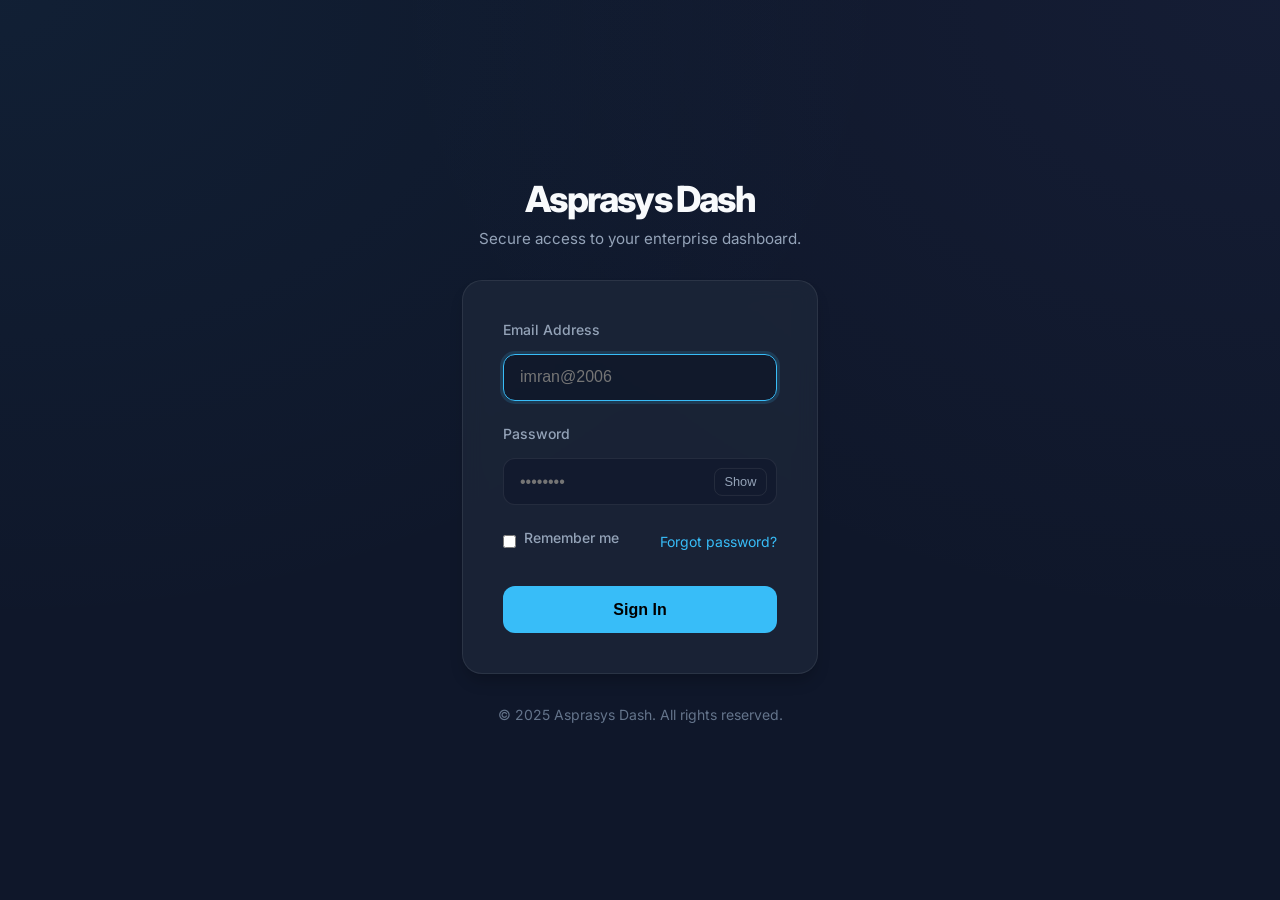
<file: index.html>
<!DOCTYPE html>
<html lang="en">

<head>
    <meta charset="UTF-8" />
    <meta name="viewport" content="width=device-width, initial-scale=1.0" />
    <title>Asprasys</title>
    <link rel="stylesheet" href="/assets/css/style.css">
    
</head>

<body class="login-page">
    <main class="login-wrapper">
        <header class="login-header">
            <h1 class="app-title">Asprasys Dash</h1>
            <p class="app-tagline">Secure access to your enterprise dashboard.</p>
        </header>

        <div class="card">
            <div id="error-message" role="alert" aria-live="assertive">Invalid email or password.</div>
            <form id="login-form">
                <div class="form-group">
                    <label for="email">Email Address</label>
                    <input type="text" id="email" class="form-control" placeholder="imran@2006" required autofocus />
                </div>

                <div class="form-group">
                    <label for="password">Password</label>
                    <div class="input-with-addon">
                        <input type="password" id="password" class="form-control" placeholder="••••••••" required />
                        <button type="button" id="toggle-password" class="toggle-password">Show</button>
                    </div>
                    <div id="caps-warning" class="caps-lock-warning">Caps Lock is ON</div>
                </div>

                <div class="form-actions">
                    <div class="checkbox-group">
                        <input type="checkbox" id="remember" />
                        <label for="remember">Remember me</label>
                    </div>
                    <a href="#" class="btn-link">Forgot password?</a>
                </div>

                <button type="submit" id="submit-btn" class="btn-primary">Sign In</button>
            </form>
        </div>

        <footer class="login-footer">
            <p>&copy; 2025 Asprasys Dash. All rights reserved.</p>
        </footer>
    </main>

    <script src="/assets/js/app.js"></script>
</body>

</html>
</file>
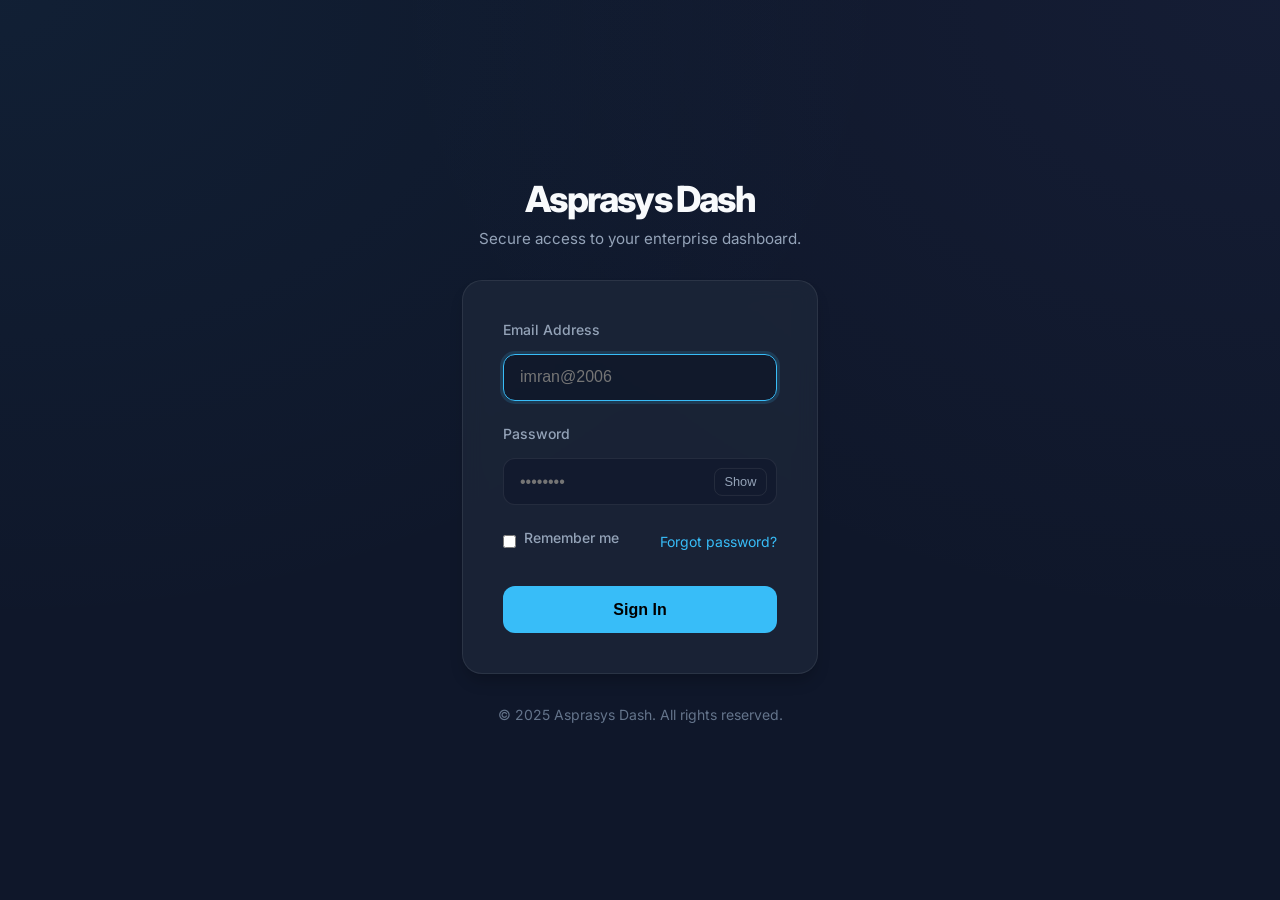
<file: pages/auth/achievements.html>
<!DOCTYPE html>

<html lang="en">

<head>
    <meta charset="UTF-8">
    <meta name="viewport" content="width=device-width, initial-scale=1.0">
    <title>Achievements | Asprasys Dash</title>
    <link rel="stylesheet" href="/assets/css/style.css">

</head>

<body>
    <div class="app-container">
        <aside class="sidebar" id="sidebar">
            <div class="sidebar-header">
                <span class="logo-text">Asprasys</span>
            </div>
            <nav class="sidebar-nav">
                <ul class="nav-list">
                    <li class="nav-item"><a href="dashboard.html" class="nav-link ">Dashboard</a></li>
                    <li class="nav-item"><a href="daily-goals.html" class="nav-link">Daily Goals</a></li>
                    <li class="nav-item"><a href="achievements.html" class="nav-link active">Achievements</a></li>
                    <li class="nav-item"><a href="announcements.html" class="nav-link">Announcements</a></li>
                    <li class="nav-item"><a href="my-timesheets.html" class="nav-link">Timesheets</a></li>
                    <li class="nav-item"><a href="my-courses.html" class="nav-link">My Courses</a></li>
                    <li class="nav-item"><a href="my-projects.html" class="nav-link">My Projects</a></li>
                    <li class="nav-item"><a href="my-interviews.html" class="nav-link">My Interviews</a></li>
                    <li class="nav-item"><a href="my-profile.html" class="nav-link">My Profile</a></li>

                    <li class="nav-item logout-link">
                        <a href="logout.html" class="nav-link">logout</a>
                    </li>
                </ul>
            </nav>
        </aside>
        
        <div class="main-wrapper">
            <header class="navbar">
                <div style="font-weight: 700;">Achievement</div>
                <div style="display: flex; gap: 1.5rem; align-items: center;">
                    <span style="font-size: 0.9rem; color: var(--text-secondary);">Alex Johnson</span>
                    <div
                        style="width: 35px; height: 35px; background: var(--accent); border-radius: 50%; display: flex; align-items: center; justify-content: center; font-weight: 700; font-size: 0.8rem;">
                        AJ</div>
                </div>
            </header>

            <main class="content-area">
                <section class="welcome-section">
                    <h1>Your Hall of Fame</h1>
                    <p>Track your milestones, badges, and professional growth rewards.</p>
                </section>

                <div class="stats-grid">
                    <div class="card">
                        <span class="stat-label">Total Achievements</span>
                        <span class="stat-value" id="count-total">0</span>
                    </div>
                    <div class="card">
                        <span class="stat-label">Completed</span>
                        <span class="stat-value" id="count-completed" style="color: var(--success);">0</span>
                    </div>
                    <div class="card">
                        <span class="stat-label">Badges Earned</span>
                        <span class="stat-value" id="count-badges" style="color: var(--accent);">0</span>
                    </div>
                </div>

                <div class="filter-section" id="filter-container">
                    <button class="filter-btn active" data-filter="All">All</button>
                    <button class="filter-btn" data-filter="Completed">Completed</button>
                    <button class="filter-btn" data-filter="In-Progress">In Progress</button>
                    <button class="filter-btn" data-filter="Locked">Locked</button>
                </div>

                <div class="achievements-grid" id="achievements-container">
                </div>
            </main>

            <footer class="footer">
                <p>&copy; 2025 Asprasys Dash Enterprise. System operational.</p>
            </footer>
        </div>
    </div>

    <script src="/assets/js/app.js"></script>
    <script>
        const achievementsData = [
            { title: "First Flight", desc: "Complete your first professional course.", status: "Completed", icon: "🚀", date: "Jan 15, 2025" },
            { title: "Code Sentinel", desc: "Submit 50 bug-free pull requests.", status: "In-Progress", icon: "🛡️", date: null },
            { title: "Project Architect", desc: "Lead a project from ideation to deployment.", status: "Locked", icon: "🏛️", date: null },
            { title: "Night Owl", desc: "Commit code for 7 consecutive days after midnight.", status: "Completed", icon: "🦉", date: "Feb 02, 2025" },
            { title: "Goal Crusher", desc: "Achieve 100% of your daily goals for 30 days.", status: "In-Progress", icon: "🎯", date: null },
            { title: "Public Speaker", desc: "Conduct a technical knowledge sharing session.", status: "Locked", icon: "🎤", date: null },
            { title: "Bug Hunter", desc: "Resolve a critical system vulnerability.", status: "Completed", icon: "🐛", date: "Feb 12, 2025" },
            { title: "Speed Demon", desc: "Complete a timesheet in under 2 minutes.", status: "Completed", icon: "⚡", date: "Feb 20, 2025" }
        ];

        function toggleSidebar() {
            document.getElementById('sidebar').classList.toggle('active');
        }

        function renderAchievements(filter = "All") {
            const container = document.getElementById('achievements-container');
            container.innerHTML = '';

            const filteredData = filter === "All" ? achievementsData : achievementsData.filter(a => a.status === filter);

            filteredData.forEach((achievement, index) => {
                const card = document.createElement('div');
                card.className = `card achievement-card ${achievement.status}`;
                card.style.animation = `slideUp 0.4s ease forwards ${index * 0.05}s`;
                card.style.opacity = '0';

                card.innerHTML = `
                <div class="status-tag status-${achievement.status}">${achievement.status.replace('-', ' ')}</div>
                <div class="badge-container">${achievement.icon}</div>
                <h3 class="achievement-title">${achievement.title}</h3>
                <p class="achievement-desc">${achievement.desc}</p>
                <p class="completion-date">${achievement.date ? 'Unlocked: ' + achievement.date : 'Not yet unlocked'}</p>
            `;
                container.appendChild(card);
            });

            updateStats();
        }

        function updateStats() {
            document.getElementById('count-total').innerText = achievementsData.length;
            document.getElementById('count-completed').innerText = achievementsData.filter(a => a.status === 'Completed').length;
            document.getElementById('count-badges').innerText = achievementsData.filter(a => a.status === 'Completed').length;
        }

        // Initialize filtering
        document.getElementById('filter-container').addEventListener('click', (e) => {
            if (e.target.classList.contains('filter-btn')) {
                document.querySelectorAll('.filter-btn').forEach(btn => btn.classList.remove('active'));
                e.target.classList.add('active');
                renderAchievements(e.target.getAttribute('data-filter'));
            }
        });

        // Add CSS Animation dynamically
        const style = document.createElement('style');
        style.innerHTML = `
        @keyframes slideUp {
            from { opacity: 0; transform: translateY(20px); }
            to { opacity: 1; transform: translateY(0); }
        }
    `;
        document.head.appendChild(style);

        window.onload = () => renderAchievements();
    </script>

    

</body>

</html>
</file>
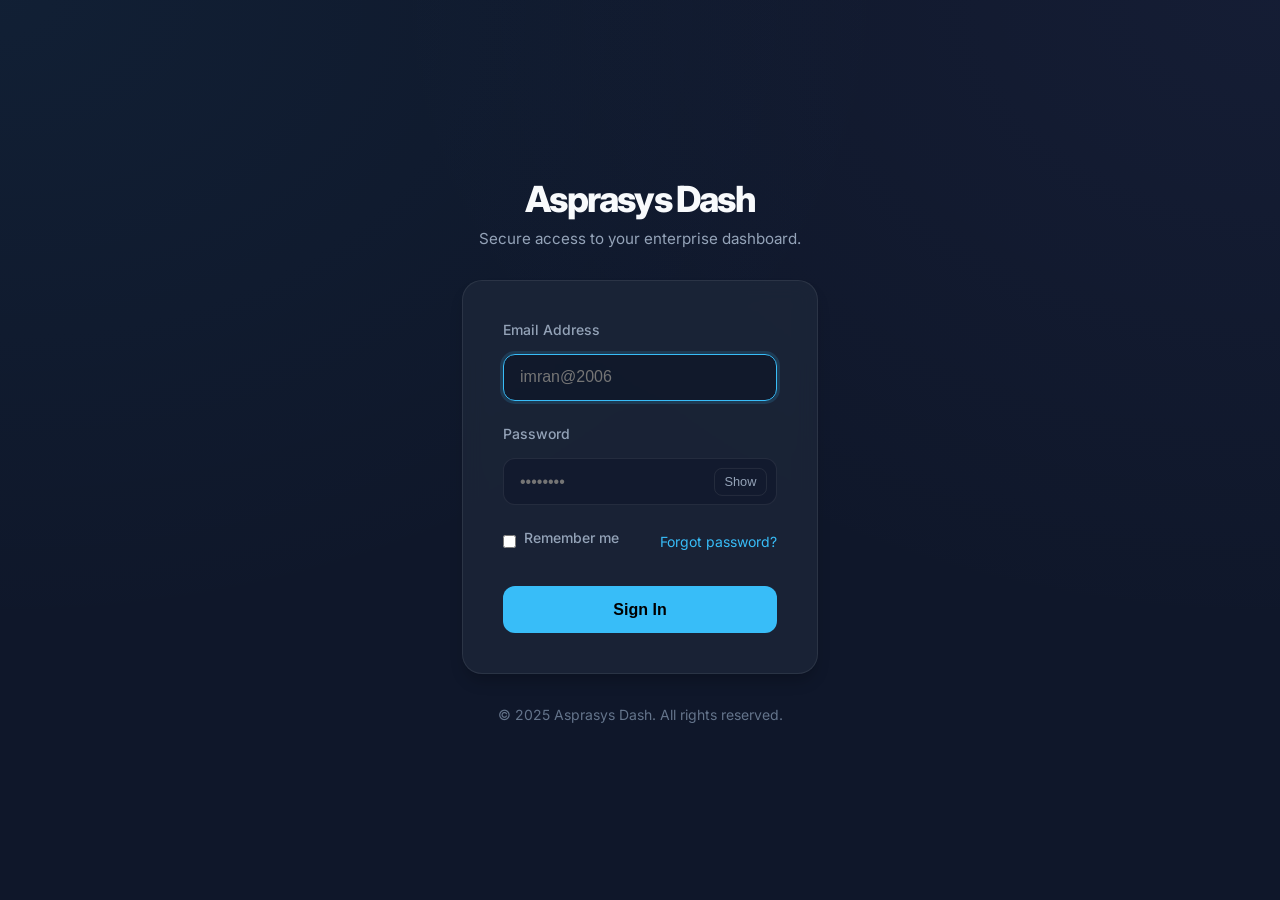
<file: pages/auth/announcements.html>
<!DOCTYPE html>

<html lang="en">

<head>
    <meta charset="UTF-8">
    <meta name="viewport" content="width=device-width, initial-scale=1.0">
    <title>Announcements | Asprasys Dash</title>
    <link rel="stylesheet" href="/assets/css/style.css">


</head>

<body>

    <div class="app-container">
        <aside class="sidebar" id="sidebar">
            <div class="sidebar-header">
                <span class="logo-text">Asprasys</span>
            </div>
            <nav class="sidebar-nav">
                <ul class="nav-list">
                    <li class="nav-item"><a href="dashboard.html" class="nav-link">Dashboard</a></li>
                    <li class="nav-item"><a href="daily-goals.html" class="nav-link">Daily Goals</a></li>
                    <li class="nav-item"><a href="achievements.html" class="nav-link">Achievements</a></li>
                    <li class="nav-item"><a href="announcements.html" class="nav-link active">Announcements</a></li>
                    <li class="nav-item"><a href="my-timesheets.html" class="nav-link">Timesheets</a></li>
                    <li class="nav-item"><a href="my-courses.html" class="nav-link">My Courses</a></li>
                    <li class="nav-item"><a href="my-projects.html" class="nav-link">My Projects</a></li>
                    <li class="nav-item"><a href="my-interviews.html" class="nav-link">My Interviews</a></li>
                    <li class="nav-item"><a href="my-profile.html" class="nav-link">My Profile</a></li>

                    <li class="nav-item logout-link">
                        <a href="logout.html" class="nav-link">logout</a>
                    </li>
                </ul>
            </nav>
        </aside>

        <div class="main-wrapper">
            <header class="navbar">
                <div style="font-weight: 700;">Announcements</div>
                <div style="display: flex; gap: 1.5rem; align-items: center;">
                    <span style="font-size: 0.9rem; color: var(--text-secondary);">Alex Johnson</span>
                    <div
                        style="width: 35px; height: 35px; background: var(--accent); border-radius: 50%; display: flex; align-items: center; justify-content: center; font-weight: 700; font-size: 0.8rem;">
                        AJ</div>
                </div>
            </header>

            <main class="content-area">
                <section class="page-header">
                    <h1>Company News & Updates</h1>
                    <p>Stay informed about the latest happenings across Asprasys.</p>
                </section>

                <div class="stats-grid">
                    <div class="card">
                        <span class="stat-label">Total</span>
                        <span class="stat-value" id="total-count">0</span>
                    </div>
                    <div class="card">
                        <span class="stat-label">New</span>
                        <span class="stat-value" id="new-count" style="color: var(--primary);">0</span>
                    </div>
                    <div class="card" style="border-color: var(--danger);">
                        <span class="stat-label">Important</span>
                        <span class="stat-value" id="important-count" style="color: var(--danger);">0</span>
                    </div>
                </div>

                <div class="filter-tabs">
                    <button class="filter-btn active" data-category="All">All Feed</button>
                    <button class="filter-btn" data-category="General">General</button>
                    <button class="filter-btn" data-category="Update">Product Updates</button>
                    <button class="filter-btn" data-category="Important">Urgent</button>
                    <button class="filter-btn" data-category="Event">Events</button>
                </div>

                <div class="announcements-list" id="announcements-container">
                </div>
            </main>

            <footer class="footer">
                <p>&copy; 2025 Asprasys Dash Enterprise. Communication Portal.</p>
            </footer>
        </div>
    </div>

    <script src="/assets/js/app.js"></script>
    <script>
        // Announcement Data
        const announcements = [
            {
                id: 1,
                title: "Q1 Strategic Goals Reveal",
                excerpt: "The executive team will be sharing the roadmap for the upcoming quarter.",
                content: "We are excited to invite all employees to the Q1 Town Hall. We will discuss our performance in the previous quarter and outline our key strategic pillars for the next three months. Focus areas include international expansion and the launch of our new AI-driven analytics module.",
                category: "General",
                date: "Oct 25, 2025",
                time: "10:00 AM",
                isRead: false,
                isImportant: false
            },
            {
                id: 2,
                title: "Emergency Server Maintenance",
                excerpt: "Scheduled downtime for the production database this weekend.",
                content: "Please note that the main production servers will be down for maintenance this Saturday from 12:00 AM to 04:00 AM UTC. This is a critical update to patch security vulnerabilities and improve query performance. Please ensure all active work is saved prior to the window.",
                category: "Important",
                date: "Oct 24, 2025",
                time: "03:45 PM",
                isRead: true,
                isImportant: true
            },
            {
                id: 3,
                title: "Version 4.2 Release Notes",
                excerpt: "The latest dashboard update introduces theme customisation and faster load times.",
                content: "Asprasys Dash 4.2 is now live! Key features include: Custom CSS variable injection for client dashboards, 40% reduction in initial bundle size, and new integration support for ASP.NET Core Web API. Check the documentation for breaking changes.",
                category: "Update",
                date: "Oct 22, 2025",
                time: "09:00 AM",
                isRead: false,
                isImportant: false
            },
            {
                id: 4,
                title: "Annual Hackathon 2025",
                excerpt: "Registrations are now open for the Asprasys Build-Off.",
                content: "Get your teams ready! The annual hackathon is happening next month. This year's theme is 'Sustainable Tech'. Grand prizes include a trip to the Global Tech Summit and dedicated R&D funding for the winning project.",
                category: "Event",
                date: "Oct 20, 2025",
                time: "11:30 AM",
                isRead: true,
                isImportant: false
            }
        ];

        // UI Selectors
        const container = document.getElementById('announcements-container');
        const filterBtns = document.querySelectorAll('.filter-btn');
        const sidebar = document.getElementById('sidebar');
        const menuToggle = document.getElementById('menu-toggle');

        // Mobile Toggle
        menuToggle.addEventListener('click', () => sidebar.classList.toggle('active'));

        // Render Function
        function renderAnnouncements(categoryFilter = "All") {
            container.innerHTML = '';

            const filtered = categoryFilter === "All"
                ? announcements
                : announcements.filter(a => a.category === categoryFilter);

            filtered.forEach(ann => {
                const card = document.createElement('div');
                card.className = `card announcement-card ${ann.isRead ? '' : 'unread'}`;
                card.setAttribute('data-id', ann.id);

                card.innerHTML = `
                <div class="announcement-header">
                    <div class="announcement-meta">
                        <span class="tag tag-${ann.category.toLowerCase()}">${ann.category}</span>
                        <span class="date-time">${ann.date} • ${ann.time}</span>
                    </div>
                    ${ann.isRead ? '' : '<span class="status-dot"></span>'}
                </div>
                <div class="announcement-title">
                    ${ann.isImportant ? '⚠️ ' : ''}${ann.title}
                </div>
                <div class="announcement-excerpt">
                    ${ann.excerpt}
                </div>
                <div class="announcement-details">
                    ${ann.content}
                </div>
            `;

                card.addEventListener('click', () => {
                    card.classList.toggle('expanded');
                    if (!ann.isRead) {
                        ann.isRead = true;
                        updateStats();
                        renderAnnouncements(categoryFilter);
                    }
                });

                container.appendChild(card);
            });
            updateStats();
        }

        // Stats Update
        function updateStats() {
            document.getElementById('total-count').innerText = announcements.length;
            document.getElementById('new-count').innerText = announcements.filter(a => !a.isRead).length;
            document.getElementById('important-count').innerText = announcements.filter(a => a.category === 'Important').length;
        }

        // Filter Logic
        filterBtns.forEach(btn => {
            btn.addEventListener('click', () => {
                filterBtns.forEach(b => b.classList.remove('active'));
                btn.classList.add('active');
                renderAnnouncements(btn.getAttribute('data-category'));
            });
        });

        // Init
        window.onload = () => renderAnnouncements();
    </script>



</body>

</html>
</file>
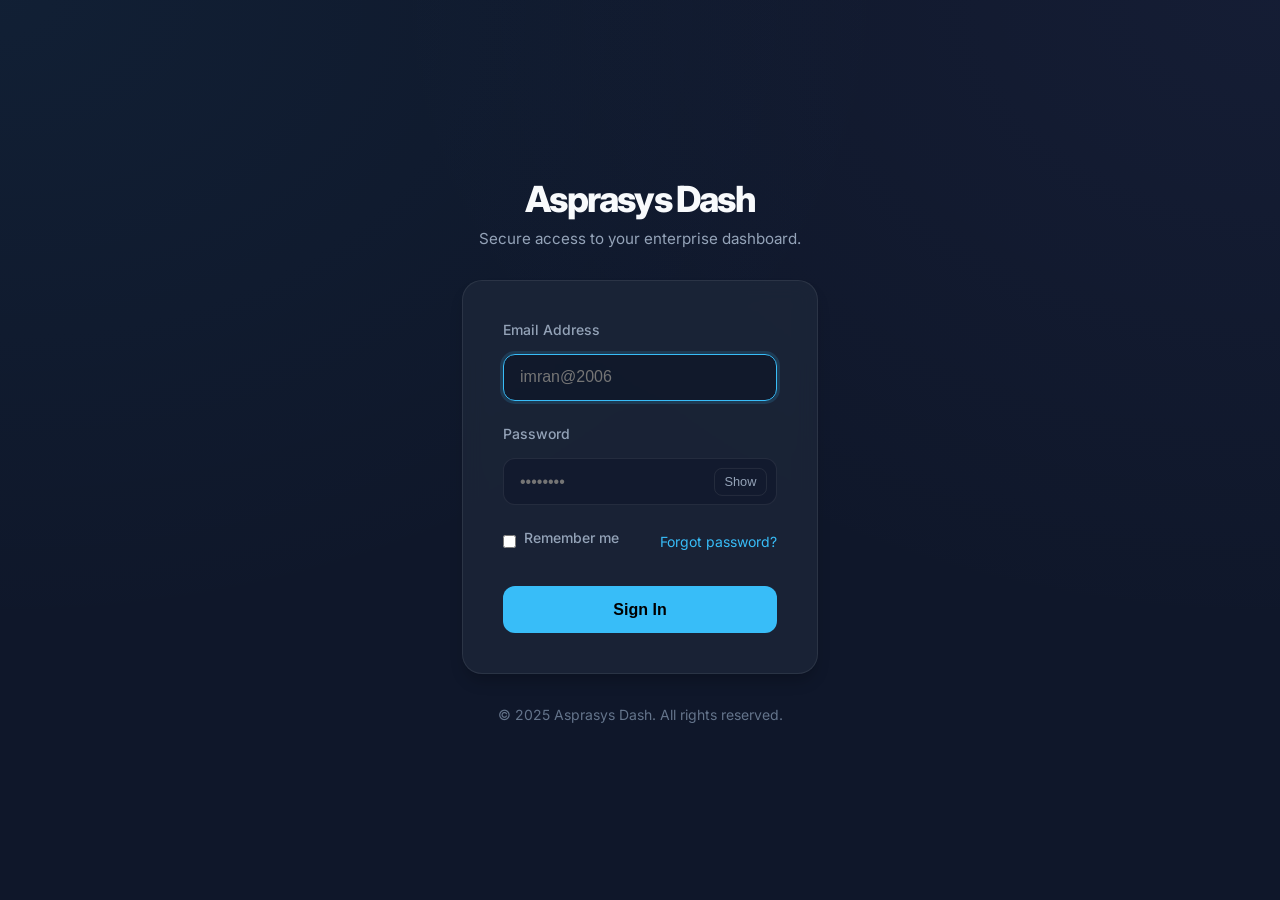
<file: pages/auth/daily-goals.html>
<!DOCTYPE html>

<html lang="en">

<head>
    <meta charset="UTF-8">
    <meta name="viewport" content="width=device-width, initial-scale=1.0">
    <title>Daily Goals | Asprasys Dash</title>
    <link rel="stylesheet" href="/assets/css/style.css">

</head>

<body>

    <div class="app-container">
        <aside class="sidebar" id="sidebar">
            <div class="sidebar-header">
                <span class="logo-text">Asprasys</span>
            </div>
            <nav class="sidebar-nav">
                <ul class="nav-list">
                    <li class="nav-item"><a href="dashboard.html" class="nav-link">Dashboard</a></li>
                    <li class="nav-item"><a href="daily-goals.html" class="nav-link active">Daily Goals</a></li>
                    <li class="nav-item"><a href="achievements.html" class="nav-link">Achievements</a></li>
                    <li class="nav-item"><a href="announcements.html" class="nav-link">Announcements</a></li>
                    <li class="nav-item"><a href="my-timesheets.html" class="nav-link">Timesheets</a></li>
                    <li class="nav-item"><a href="my-courses.html" class="nav-link">My Courses</a></li>
                    <li class="nav-item"><a href="my-projects.html" class="nav-link">My Projects</a></li>
                    <li class="nav-item"><a href="my-interviews.html" class="nav-link">My Interviews</a></li>
                    <li class="nav-item"><a href="my-profile.html" class="nav-link">My Profile</a></li>

                    <li class="nav-item logout-link">
                        <a href="logout.html" class="nav-link">logout</a>
                    </li>
                </ul>
            </nav>
        </aside>

        <div class="main-wrapper">
            <header class="navbar">
                <div style="font-weight: 700;">Daily-goals</div>
                <div style="display: flex; gap: 1.5rem; align-items: center;">
                    <span style="font-size: 0.9rem; color: var(--text-secondary);">Alex Johnson</span>
                    <div
                        style="width: 35px; height: 35px; background: var(--accent); border-radius: 50%; display: flex; align-items: center; justify-content: center; font-weight: 700; font-size: 0.8rem;">
                        AJ</div>
                </div>
            </header>

            <main class="content-area">
                <section class="page-header">
                    <h1>Productivity Planner</h1>
                    <p>Focus on today's priorities and track your achievement progress.</p>
                </section>

                <div class="summary-card">
                    <div class="summary-info">
                        <h3>Today's Completion</h3>
                        <p id="summary-text">You have 0 goals remaining for today.</p>
                    </div>
                    <div class="progress-circle-container">
                        <svg width="80" height="80">
                            <circle cx="40" cy="40" r="35" fill="transparent" stroke="rgba(255,255,255,0.05)"
                                stroke-width="6" />
                            <circle id="progress-circle" cx="40" cy="40" r="35" fill="transparent"
                                stroke="var(--primary)" stroke-width="6" stroke-dasharray="219.9"
                                stroke-dashoffset="219.9" stroke-linecap="round"
                                style="transition: stroke-dashoffset 0.6s ease; transform: rotate(-90deg); transform-origin: center;" />
                        </svg>
                        <div class="progress-text-center" id="progress-percent">0%</div>
                    </div>
                </div>

                <div class="goals-list" id="goals-list">
                </div>

                <section class="add-goal-form">
                    <h3 class="form-title">Create New Goal</h3>
                    <form id="new-goal-form">
                        <div class="form-row">
                            <div class="input-group">
                                <label for="goal-input-title">Task Title</label>
                                <input type="text" id="goal-input-title" placeholder="What needs to be done?" required>
                            </div>
                            <div class="input-group">
                                <label for="goal-input-desc">Short Description</label>
                                <input type="text" id="goal-input-desc" placeholder="Add some context...">
                            </div>
                        </div>
                        <button type="submit" class="btn-add">Add Goal to List</button>
                    </form>
                </section>
            </main>

            <footer class="footer">
                <p>&copy; 2025 Asprasys Enterprise. Keep pushing forward.</p>
            </footer>
        </div>
    </div>

    <script src="/assets/js/app.js"></script>

</body>

</html>
</file>
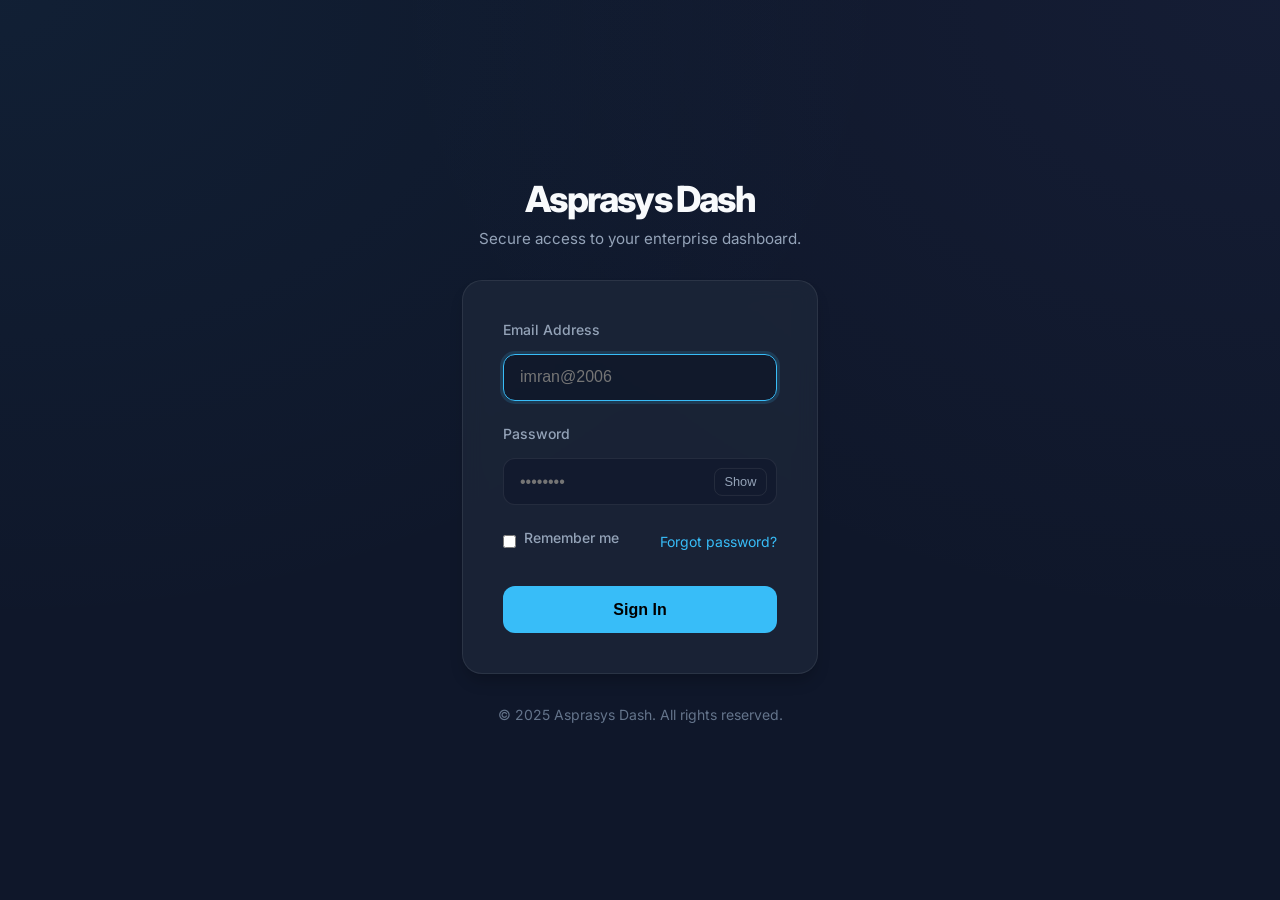
<file: pages/auth/dashboard.html>
<!DOCTYPE html>

<html lang="en">

<head>
    <meta charset="UTF-8">
    <meta name="viewport" content="width=device-width, initial-scale=1.0">
    <link rel="stylesheet" href="/assets/css/style.css">
    <title>Dashboard | Asprasys Dash</title>
</head>

<body>

    <div class="app-container">
        <aside class="sidebar" id="sidebar">
            <div class="sidebar-header">
                <span class="logo-text">Asprasys</span>
            </div>
            <nav class="sidebar-nav">
                <ul class="nav-list">
                    <li class="nav-item"><a href="dashboard.html" class="nav-link active">Dashboard</a></li>
                    <li class="nav-item"><a href="daily-goals.html" class="nav-link">Daily Goals</a></li>
                    <li class="nav-item"><a href="achievements.html" class="nav-link">Achievements</a></li>
                    <li class="nav-item"><a href="announcements.html" class="nav-link">Announcements</a></li>
                    <li class="nav-item"><a href="my-timesheets.html" class="nav-link">Timesheets</a></li>
                    <li class="nav-item"><a href="my-courses.html" class="nav-link">My Courses</a></li>
                    <li class="nav-item"><a href="my-projects.html" class="nav-link">My Projects</a></li>
                    <li class="nav-item"><a href="my-interviews.html" class="nav-link">My Interviews</a></li>
                    <li class="nav-item"><a href="my-profile.html" class="nav-link">My Profile</a></li>

                    <li class="nav-item logout-link">
                        <a href="logout.html" class="nav-link">logout</a>
                    </li>
                </ul>
            </nav>
        </aside>

        <main class="main-wrapper">
            <header class="navbar">
                <div style="font-weight: 700;">Dashboard</div>
                <div style="display: flex; gap: 1.5rem; align-items: center;">
                    <span style="font-size: 0.9rem; color: var(--text-secondary);">Alex Johnson</span>
                    <div
                        style="width: 35px; height: 35px; background: var(--accent); border-radius: 50%; display: flex; align-items: center; justify-content: center; font-weight: 700; font-size: 0.8rem;">
                        AJ</div>
                </div>
            </header>

            <div class="content-area">
                <section>
                    <h1>Welcome Back, Alex!</h1>
                    <p style="color: var(--text-secondary); margin-bottom: 2rem;">You have <span
                            style="color: var(--warning); font-weight: 600;">2 urgent deadlines</span> this week.</p>
                </section>

                <div class="quick-actions">
                    <button class="action-btn"><span>+</span> Log Timesheet</button>
                    <button class="action-btn"><span>+</span> New Goal</button>
                    <button class="action-btn"><span>🔔</span> Notifications (3)</button>
                    <button class="action-btn"><span>⚙️</span> Settings</button>
                </div>

                <div class="stats-grid">
                    <div class="card">
                        <span class="stat-label">Active Projects</span>
                        <span class="stat-value">07</span>
                    </div>
                    <div class="card">
                        <span class="stat-label">Pending Tasks</span>
                        <span class="stat-value">14</span>
                    </div>
                    <div class="card" style="border-left: 4px solid var(--danger);">
                        <span class="stat-label">Urgent Deadlines</span>
                        <span class="stat-value" style="color: var(--danger);">02</span>
                    </div>
                    <div class="card">
                        <span class="stat-label">Achievements</span>
                        <span class="stat-value" style="color: var(--success);">05</span>
                    </div>
                </div>

                <div class="dashboard-grid">

                    <div class="column">
                        <div class="section-title">Project Velocity <a href="#" class="view-all">View All</a></div>
                        <div class="card">
                            <div class="velocity-item">
                                <div class="velocity-info"><span>Nexus UI Redesign</span><span>75%</span></div>
                                <div class="progress-bar">
                                    <div class="progress-fill" style="width: 75%;"></div>
                                </div>
                            </div>
                            <div class="velocity-item">
                                <div class="velocity-info"><span>CloudSync API</span><span>100%</span></div>
                                <div class="progress-bar">
                                    <div class="progress-fill" style="width: 100%; background: var(--success);"></div>
                                </div>
                            </div>
                            <div class="velocity-item">
                                <div class="velocity-info"><span>Mobile Migration</span><span>40%</span></div>
                                <div class="progress-bar">
                                    <div class="progress-fill" style="width: 40%; background: var(--warning);"></div>
                                </div>
                            </div>
                        </div>
                    </div>

                    <div class="column">
                        <div class="section-title">Recent Activity</div>
                        <div class="card">
                            <div style="display: flex; gap: 1rem; margin-bottom: 1.5rem;">
                                <div style="color: var(--primary);">📁</div>
                                <div>
                                    <p style="font-size: 0.9rem;">Alex updated <b>Nexus UI Redesign</b></p>
                                    <span style="font-size: 0.75rem; color: var(--text-muted);">2 hours ago</span>
                                </div>
                            </div>
                            <div style="display: flex; gap: 1rem; margin-bottom: 1.5rem;">
                                <div style="color: var(--success);">🏆</div>
                                <div>
                                    <p style="font-size: 0.9rem;">Alex unlocked <b>Speed Demon</b> badge</p>
                                    <span style="font-size: 0.75rem; color: var(--text-muted);">5 hours ago</span>
                                </div>
                            </div>
                            <div style="display: flex; gap: 1rem;">
                                <div style="color: var(--accent);">📅</div>
                                <div>
                                    <p style="font-size: 0.9rem;">Interview scheduled with <b>Meta</b></p>
                                    <span style="font-size: 0.75rem; color: var(--text-muted);">Yesterday</span>
                                </div>
                            </div>
                        </div>
                    </div>

                    <div class="column">
                        <div class="section-title">Upcoming Schedule</div>
                        <div class="pipeline-item">
                            <span class="round-tag">TECHNICAL ROUND</span>
                            <h4 style="font-size: 0.95rem;">Meta React Dev</h4>
                            <p style="font-size: 0.8rem; color: var(--text-secondary); margin-top: 0.2rem;">Oct 28,
                                10:00 AM</p>
                        </div>
                        <div class="pipeline-item">
                            <span class="round-tag"
                                style="background: rgba(129, 140, 248, 0.2); color: var(--accent);">MANAGERIAL
                                ROUND</span>
                            <h4 style="font-size: 0.95rem;">Google Cloud Lead</h4>
                            <p style="font-size: 0.8rem; color: var(--text-secondary); margin-top: 0.2rem;">Oct 30,
                                02:30 PM</p>
                        </div>
                        <div class="card"
                            style="margin-top: 1.5rem; background: var(--primary-glow); border-color: var(--primary);">
                            <p style="font-size: 0.85rem; font-weight: 600; color: var(--primary);">Daily Pro Tip:</p>
                            <p style="font-size: 0.8rem; margin-top: 0.5rem; color: var(--text-primary);">Update your
                                timesheets before 5 PM to maintain your 100% compliance streak!</p>
                        </div>
                    </div>

                </div>
            </div>

            <footer class="footer">
                &copy; 2025 Asprasys Dash Enterprise. Operational Intelligence Platform.
            </footer>
    </div>
    </div>

    <script src="/assets/js/app.js"></script>

</body>

</html>
</file>
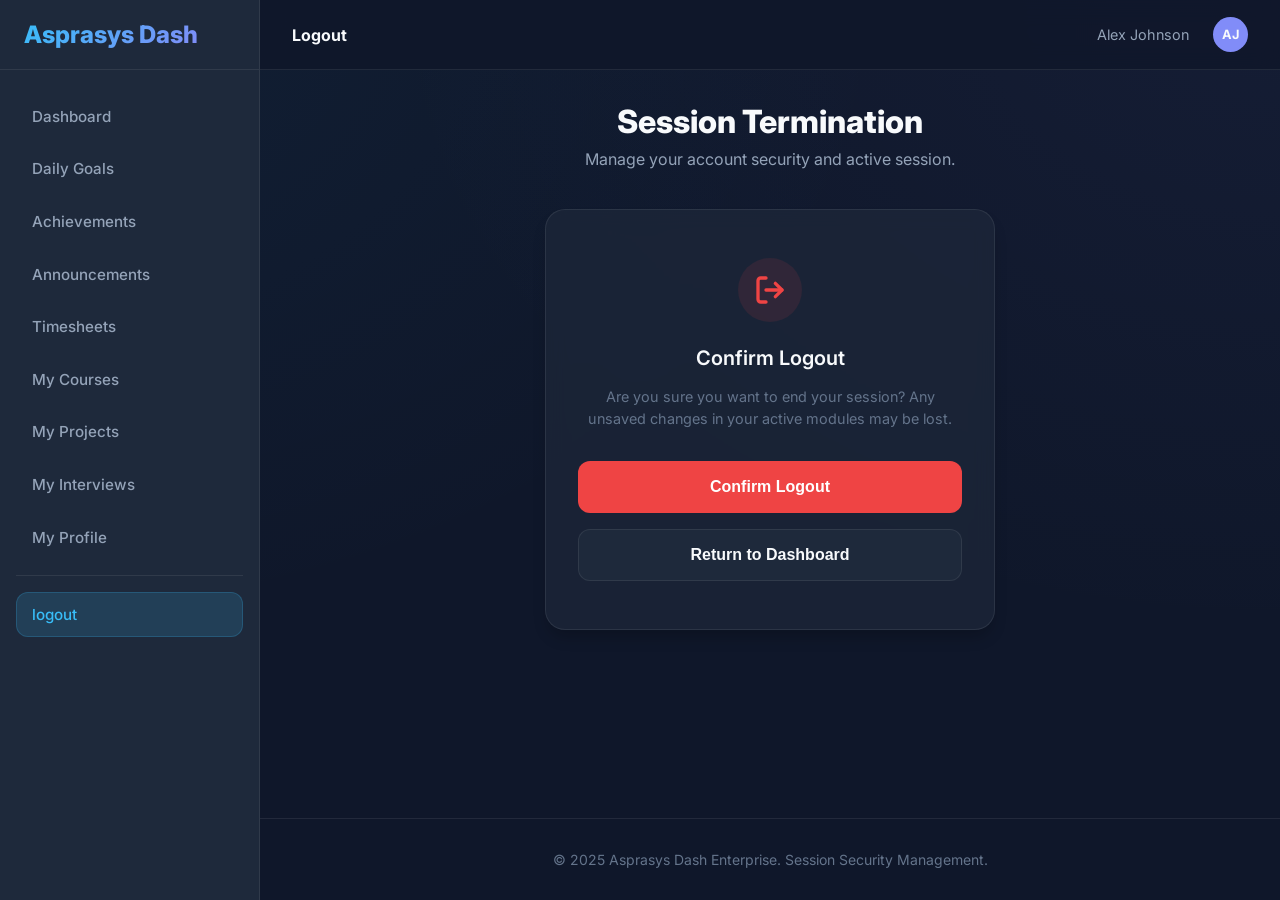
<file: pages/auth/logout.html>
<!DOCTYPE html>

<html lang="en">

<head>
    <meta charset="UTF-8">
    <meta name="viewport" content="width=device-width, initial-scale=1.0">
    <title>Logout | Asprasys Dash</title>
    <link rel="stylesheet" href="/assets/css/style.css">

</head>

<body>


    <div class="app-container">
        <aside class="sidebar" id="sidebar">
            <div class="sidebar-header">
                <span class="logo-text">Asprasys Dash</span>
            </div>
            <nav class="sidebar-nav">
                <ul class="nav-list">
                    <li class="nav-item"><a href="dashboard.html" class="nav-link ">Dashboard</a></li>
                    <li class="nav-item"><a href="daily-goals.html" class="nav-link">Daily Goals</a></li>
                    <li class="nav-item"><a href="achievements.html" class="nav-link">Achievements</a></li>
                    <li class="nav-item"><a href="announcements.html" class="nav-link">Announcements</a></li>
                    <li class="nav-item"><a href="my-timesheets.html" class="nav-link">Timesheets</a></li>
                    <li class="nav-item"><a href="my-courses.html" class="nav-link">My Courses</a></li>
                    <li class="nav-item"><a href="my-projects.html" class="nav-link">My Projects</a></li>
                    <li class="nav-item"><a href="my-interviews.html" class="nav-link">My Interviews</a></li>
                    <li class="nav-item"><a href="my-profile.html" class="nav-link">My Profile</a></li>

                    <li class="nav-item logout-link">
                        <a href="logout.html" class="nav-link active">logout</a>
                    </li>
                </ul>
            </nav>
        </aside>

        <div class="main-wrapper">
            <header class="navbar">
                <div style="font-weight: 700;">Logout</div>
                <div style="display: flex; gap: 1.5rem; align-items: center;">
                    <span style="font-size: 0.9rem; color: var(--text-secondary);">Alex Johnson</span>
                    <div
                        style="width: 35px; height: 35px; background: var(--accent); border-radius: 50%; display: flex; align-items: center; justify-content: center; font-weight: 700; font-size: 0.8rem;">
                        AJ</div>
                </div>
            </header>

            <main class="content-area">
                <div class="logout-header">
                    <h1>Session Termination</h1>
                    <p>Manage your account security and active session.</p>
                </div>

                <div class="oner">
                    <div class="logout-card">
                        <div class="logout-icon">
                            <svg width="32" height="32" viewBox="0 0 24 24" fill="none" stroke="currentColor"
                                stroke-width="2.5" stroke-linecap="round" stroke-linejoin="round">
                                <path d="M9 21H5a2 2 0 0 1-2-2V5a2 2 0 0 1 2-2h4"></path>
                                <polyline points="16 17 21 12 16 7"></polyline>
                                <line x1="21" y1="12" x2="9" y2="12"></line>
                            </svg>
                        </div>
                        <h2 class="logout-message">Confirm Logout</h2>
                        <p class="logout-warning">Are you sure you want to end your session? Any unsaved changes in your
                            active modules may be lost.</p>

                        <div class="button-group">
                            <button class="btn btn-confirm" id="confirmLogout">Confirm Logout</button>
                            <button class="btn btn-cancel" id="cancelLogout">Return to Dashboard</button>
                        </div>
                    </div>
                </div>
            </main>

            <footer class="footer">
                <p>&copy; 2025 Asprasys Dash Enterprise. Session Security Management.</p>
            </footer>
        </div>
    </div>

    <script src="/assets/js/app.js"></script>

</body>

</html>
</file>
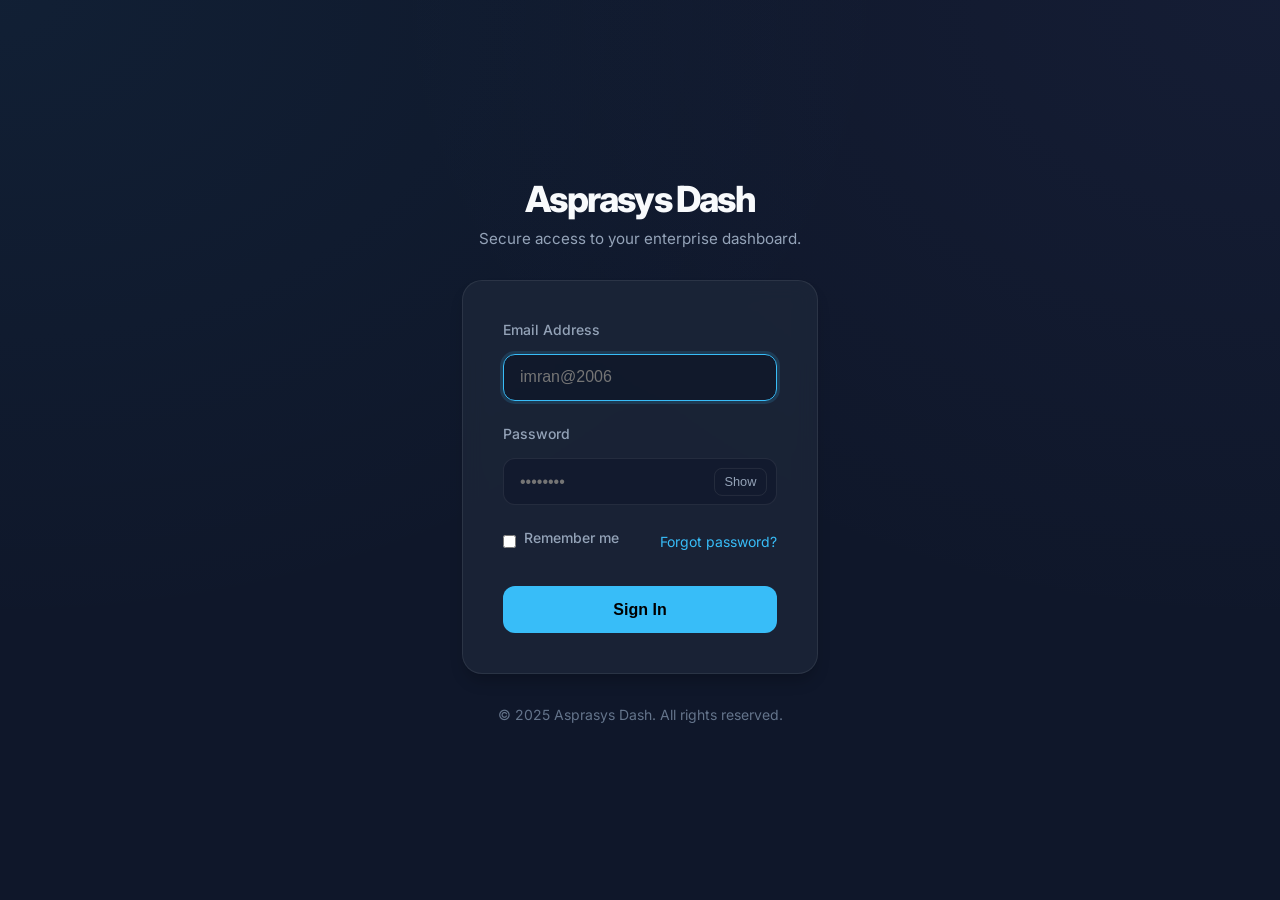
<file: pages/auth/my-courses.html>
<!DOCTYPE html>

<html lang="en">

<head>
    <meta charset="UTF-8">
    <meta name="viewport" content="width=device-width, initial-scale=1.0">
    <title>My Courses | Asprasys Dash</title>
    <link rel="stylesheet" href="/assets/css/style.css">
</head>

<body>

    <div class="app-container">
        <aside class="sidebar" id="sidebar">
            <div class="sidebar-header">
                <span class="logo-text">Asprasys Dash</span>
            </div>
            <nav class="sidebar-nav">
                <ul class="nav-list">
                    <li class="nav-item"><a href="dashboard.html" class="nav-link">Dashboard</a></li>
                    <li class="nav-item"><a href="daily-goals.html" class="nav-link">Daily Goals</a></li>
                    <li class="nav-item"><a href="achievements.html" class="nav-link">Achievements</a></li>
                    <li class="nav-item"><a href="announcements.html" class="nav-link">Announcements</a></li>
                    <li class="nav-item"><a href="my-timesheets.html" class="nav-link">Timesheets</a></li>
                    <li class="nav-item"><a href="my-courses.html" class="nav-link active">My Courses</a></li>
                    <li class="nav-item"><a href="my-projects.html" class="nav-link">My Projects</a></li>
                    <li class="nav-item"><a href="my-interviews.html" class="nav-link">My Interviews</a></li>
                    <li class="nav-item"><a href="my-profile.html" class="nav-link">My Profile</a></li>

                    <li class="nav-item logout-link">
                        <a href="logout.html" class="nav-link">logout</a>
                    </li>
                </ul>
            </nav>
        </aside>

        <div class="main-wrapper">
            <header class="navbar">
                <div style="font-weight: 700;">My Courses</div>
                <div style="display: flex; gap: 1.5rem; align-items: center;">
                    <span style="font-size: 0.9rem; color: var(--text-secondary);">Alex Johnson</span>
                    <div
                        style="width: 35px; height: 35px; background: var(--accent); border-radius: 50%; display: flex; align-items: center; justify-content: center; font-weight: 700; font-size: 0.8rem;">
                        AJ</div>
                </div>
            </header>

            <main class="content-area">
                <section class="welcome-section">
                    <h1>Continue Learning</h1>
                    <p>Expand your skill set with your active and recommended courses.</p>
                </section>

                <div class="stats-grid">
                    <div class="card">
                        <span class="stat-label">Total Courses</span>
                        <span class="stat-value" id="stat-total">0</span>
                    </div>
                    <div class="card">
                        <span class="stat-label">Completed</span>
                        <span class="stat-value" id="stat-completed" style="color: var(--success);">0</span>
                    </div>
                    <div class="card">
                        <span class="stat-label">In Progress</span>
                        <span class="stat-value" id="stat-progress" style="color: var(--primary);">0</span>
                    </div>
                </div>

                <div class="filter-section">
                    <button class="filter-btn active" onclick="filterCourses('All', this)">All Courses</button>
                    <button class="filter-btn" onclick="filterCourses('In Progress', this)">In Progress</button>
                    <button class="filter-btn" onclick="filterCourses('Completed', this)">Completed</button>
                    <button class="filter-btn" onclick="filterCourses('Not Started', this)">Not Started</button>
                </div>

                <div class="courses-grid" id="courses-container">
                </div>
            </main>

            <footer class="footer">
                <p>&copy; 2025 Asprasys Dash Enterprise. Learning Management System.</p>
            </footer>
        </div>
    </div>

    <script src="/assets/js/app.js"></script>
    <script>
        const coursesData = [
            { title: 'Full-Stack Web Development', instructor: 'Sarah Drasner', category: 'Development', progress: 85, status: 'In Progress' },
            { title: 'UI/UX Design Fundamentals', instructor: 'Gary Simon', category: 'Design', progress: 100, status: 'Completed' },
            { title: 'Advanced C# and .NET Core', instructor: 'Mosh Hamedani', category: 'Backend', progress: 45, status: 'In Progress' },
            { title: 'Project Management Pro', instructor: 'Rita Mulcahy', category: 'Business', progress: 0, status: 'Not Started' },
            { title: 'Cloud Architecture with Azure', instructor: 'Scott Hanselman', category: 'Cloud', progress: 15, status: 'In Progress' },
            { title: 'Modern JavaScript (ES6+)', instructor: 'Wes Bos', category: 'Development', progress: 100, status: 'Completed' }
        ];

        function toggleSidebar() {
            document.getElementById('sidebar').classList.toggle('active');
        }

        function filterCourses(status, btn) {
            // Update Active Button
            document.querySelectorAll('.filter-btn').forEach(b => b.classList.remove('active'));
            btn.classList.add('active');

            // Render
            renderCourses(status);
        }

        function renderCourses(filter = 'All') {
            const container = document.getElementById('courses-container');
            container.innerHTML = '';

            const filtered = filter === 'All' ? coursesData : coursesData.filter(c => c.status === filter);

            filtered.forEach(course => {
                const card = document.createElement('div');
                card.className = 'card course-card';
                card.innerHTML = `
                <div class="course-header">
                    <span class="tag">${course.category}</span>
                    <span style="font-size: 0.75rem; font-weight: 700; color: ${getStatusColor(course.status)}">${course.status}</span>
                </div>
                <h3 class="course-title">${course.title}</h3>
                <p class="instructor">by ${course.instructor}</p>
                <div class="progress-container">
                    <div class="progress-header">
                        <span>Progress</span>
                        <span>${course.progress}%</span>
                    </div>
                    <div class="progress-bar-bg">
                        <div class="progress-bar-fill" style="width: ${course.progress}%; background: ${getStatusColor(course.status)}"></div>
                    </div>
                </div>
                <div class="course-actions">
                    <a href="#" class="btn btn-view">Details</a>
                    <a href="#" class="btn btn-continue">${course.status === 'Completed' ? 'Review' : 'Continue'}</a>
                </div>
            `;
                container.appendChild(card);
            });
            updateStats();
        }

        function getStatusColor(status) {
            switch (status) {
                case 'Completed': return 'var(--success)';
                case 'In Progress': return 'var(--primary)';
                default: return 'var(--secondary)';
            }
        }

        function updateStats() {
            document.getElementById('stat-total').innerText = coursesData.length;
            document.getElementById('stat-completed').innerText = coursesData.filter(c => c.status === 'Completed').length;
            document.getElementById('stat-progress').innerText = coursesData.filter(c => c.status === 'In Progress').length;
        }

        function handleLogout(e) {
            e.preventDefault();
            alert('Logging out of Asprasys Dash...');
            window.location.href = 'index.html';
        }

        // Initial Render
        window.onload = () => renderCourses();
    </script>

</body>

</html>
</file>
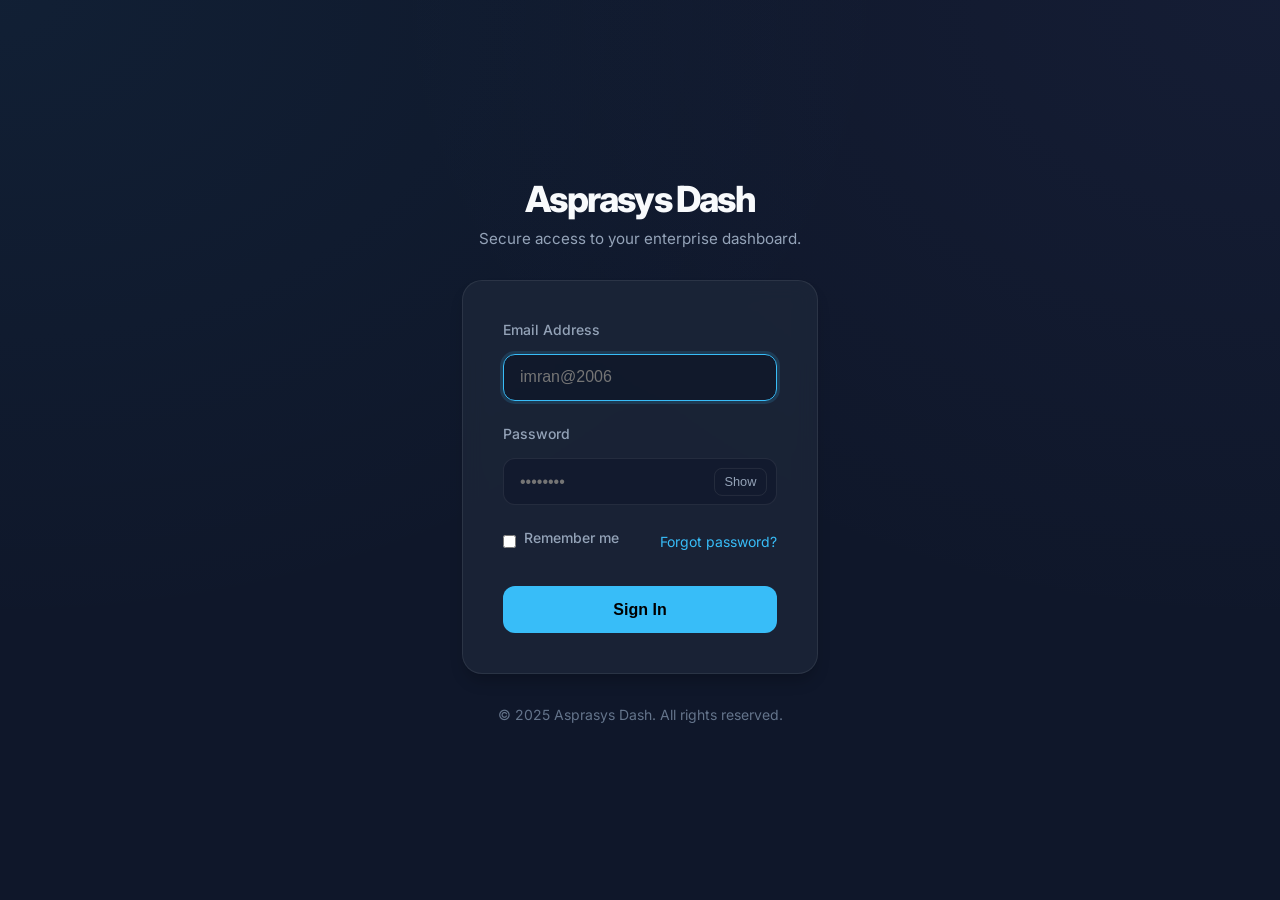
<file: pages/auth/my-interviews.html>
<!DOCTYPE html>

<html lang="en">

<head>
    <meta charset="UTF-8">
    <meta name="viewport" content="width=device-width, initial-scale=1.0">
    <title>My Interviews | Asprasys Dash</title>
    <link rel="stylesheet" href="/assets/css/style.css">
</head>

<body>

    <div class="app-container">
        <aside class="sidebar" id="sidebar">
            <div class="sidebar-header">
                <span class="logo-text">Asprasys Dash</span>
            </div>
            <nav class="sidebar-nav">
                <ul class="nav-list">
                    <li class="nav-item"><a href="dashboard.html" class="nav-link ">Dashboard</a></li>
                    <li class="nav-item"><a href="daily-goals.html" class="nav-link">Daily Goals</a></li>
                    <li class="nav-item"><a href="achievements.html" class="nav-link">Achievements</a></li>
                    <li class="nav-item"><a href="announcements.html" class="nav-link">Announcements</a></li>
                    <li class="nav-item"><a href="my-timesheets.html" class="nav-link">Timesheets</a></li>
                    <li class="nav-item"><a href="my-courses.html" class="nav-link">My Courses</a></li>
                    <li class="nav-item"><a href="my-projects.html" class="nav-link">My Projects</a></li>
                    <li class="nav-item"><a href="my-interviews.html" class="nav-link active">My Interviews</a></li>
                    <li class="nav-item"><a href="my-profile.html" class="nav-link">My Profile</a></li>

                    <li class="nav-item logout-link">
                        <a href="logout.html" class="nav-link">logout</a>
                    </li>
                </ul>
            </nav>
        </aside>

        <div class="main-wrapper">
            <header class="navbar">
                <div style="font-weight: 700;">My Interviews</div>
                <div style="display: flex; gap: 1.5rem; align-items: center;">
                    <span style="font-size: 0.9rem; color: var(--text-secondary);">Alex Johnson</span>
                    <div
                        style="width: 35px; height: 35px; background: var(--accent); border-radius: 50%; display: flex; align-items: center; justify-content: center; font-weight: 700; font-size: 0.8rem;">
                        AJ</div>
                </div>
            </header>

            <main class="content-area">
                <section class="page-header">
                    <h1>Interview Scheduler</h1>
                    <p>Track and manage your upcoming technical and HR rounds.</p>
                </section>

                <div class="stats-grid">
                    <div class="card">
                        <span class="stat-label">Total Interviews</span>
                        <span class="stat-value" id="stat-total">0</span>
                    </div>
                    <div class="card">
                        <span class="stat-label">Upcoming</span>
                        <span class="stat-value" id="stat-upcoming" style="color: var(--primary);">0</span>
                    </div>
                    <div class="card">
                        <span class="stat-label">Completed</span>
                        <span class="stat-value" id="stat-completed" style="color: var(--success);">0</span>
                    </div>
                </div>

                <div class="filter-container">
                    <button class="filter-btn active" onclick="filterData('All', this)">All Rounds</button>
                    <button class="filter-btn" onclick="filterData('Upcoming', this)">Upcoming</button>
                    <button class="filter-btn" onclick="filterData('Completed', this)">Completed</button>
                    <button class="filter-btn" onclick="filterData('Cancelled', this)">Cancelled</button>
                </div>

                <div class="table-wrapper">
                    <table>
                        <thead>
                            <tr>
                                <th>Company & Role</th>
                                <th>Type</th>
                                <th>Date & Time</th>
                                <th>Mode</th>
                                <th>Status</th>
                                <th>Action</th>
                            </tr>
                        </thead>
                        <tbody id="interview-table-body">
                        </tbody>
                    </table>
                </div>
            </main>

            <footer class="footer">
                <p>&copy; 2025 Asprasys Dash. Careers & Placements Module.</p>
            </footer>
        </div>
    </div>

    <script src="/assets/js/app.js"></script>
    <script>
        const interviewData = [
            { id: 1, company: "Google", role: "Sr. Frontend Dev", type: "Technical", dateTime: "2025-10-28 10:00 AM", mode: "Online", status: "Upcoming" },
            { id: 2, company: "Microsoft", role: "Software Engineer", type: "Managerial", dateTime: "2025-10-25 02:30 PM", mode: "Online", status: "Upcoming" },
            { id: 3, company: "Amazon", role: "UI Architect", type: "HR Round", dateTime: "2025-10-20 11:00 AM", mode: "Offline", status: "Completed" },
            { id: 4, company: "Meta", role: "React Developer", type: "Technical", dateTime: "2025-10-18 04:00 PM", mode: "Online", status: "Completed" },
            { id: 5, company: "Netflix", role: "Lead Engineer", type: "Technical", dateTime: "2025-10-15 09:00 AM", mode: "Online", status: "Cancelled" }
        ];

        function toggleSidebar() {
            document.getElementById('sidebar').classList.toggle('active');
        }

        function renderInterviews(filter = 'All') {
            const tbody = document.getElementById('interview-table-body');
            tbody.innerHTML = '';

            const filteredData = filter === 'All' ? interviewData : interviewData.filter(i => i.status === filter);

            filteredData.forEach(item => {
                const tr = document.createElement('tr');
                tr.innerHTML = `
                <td>
                    <div style="font-weight: 700; color: var(--text-primary);">${item.company}</div>
                    <div style="font-size: 0.8rem; color: var(--text-secondary);">${item.role}</div>
                </td>
                <td><span style="color: var(--text-secondary);">${item.type}</span></td>
                <td>
                    <div style="font-size: 0.9rem;">${item.dateTime.split(' ')[0]}</div>
                    <div style="font-size: 0.8rem; color: var(--accent);">${item.dateTime.split(' ').slice(1).join(' ')}</div>
                </td>
                <td>
                    <div class="mode-icon">
                        <span>${item.mode === 'Online' ? '🌐' : '🏢'}</span>
                        <span>${item.mode}</span>
                    </div>
                </td>
                <td><span class="badge badge-${item.status.toLowerCase()}">${item.status}</span></td>
                <td>
                    <button class="btn-action" onclick="updateStatus(${item.id})">Update</button>
                </td>
            `;
                tbody.appendChild(tr);
            });

            updateStats();
        }

        function filterData(status, btn) {
            document.querySelectorAll('.filter-btn').forEach(b => b.classList.remove('active'));
            btn.classList.add('active');
            renderInterviews(status);
        }

        function updateStats() {
            document.getElementById('stat-total').innerText = interviewData.length;
            document.getElementById('stat-upcoming').innerText = interviewData.filter(i => i.status === 'Upcoming').length;
            document.getElementById('stat-completed').innerText = interviewData.filter(i => i.status === 'Completed').length;
        }

        function updateStatus(id) {
            const index = interviewData.findIndex(i => i.id === id);
            if (index !== -1) {
                const currentStatus = interviewData[index].status;
                const nextStatus = currentStatus === 'Upcoming' ? 'Completed' : (currentStatus === 'Completed' ? 'Cancelled' : 'Upcoming');
                interviewData[index].status = nextStatus;

                // Refresh UI based on active filter
                const activeFilter = document.querySelector('.filter-btn.active').innerText.split(' ')[0].replace('Rounds', 'All');
                renderInterviews(activeFilter === 'All' ? 'All' : activeFilter);
            }
        }

        // Initialize on load
        window.onload = () => renderInterviews();
    </script>

    

</body>

</html>
</file>
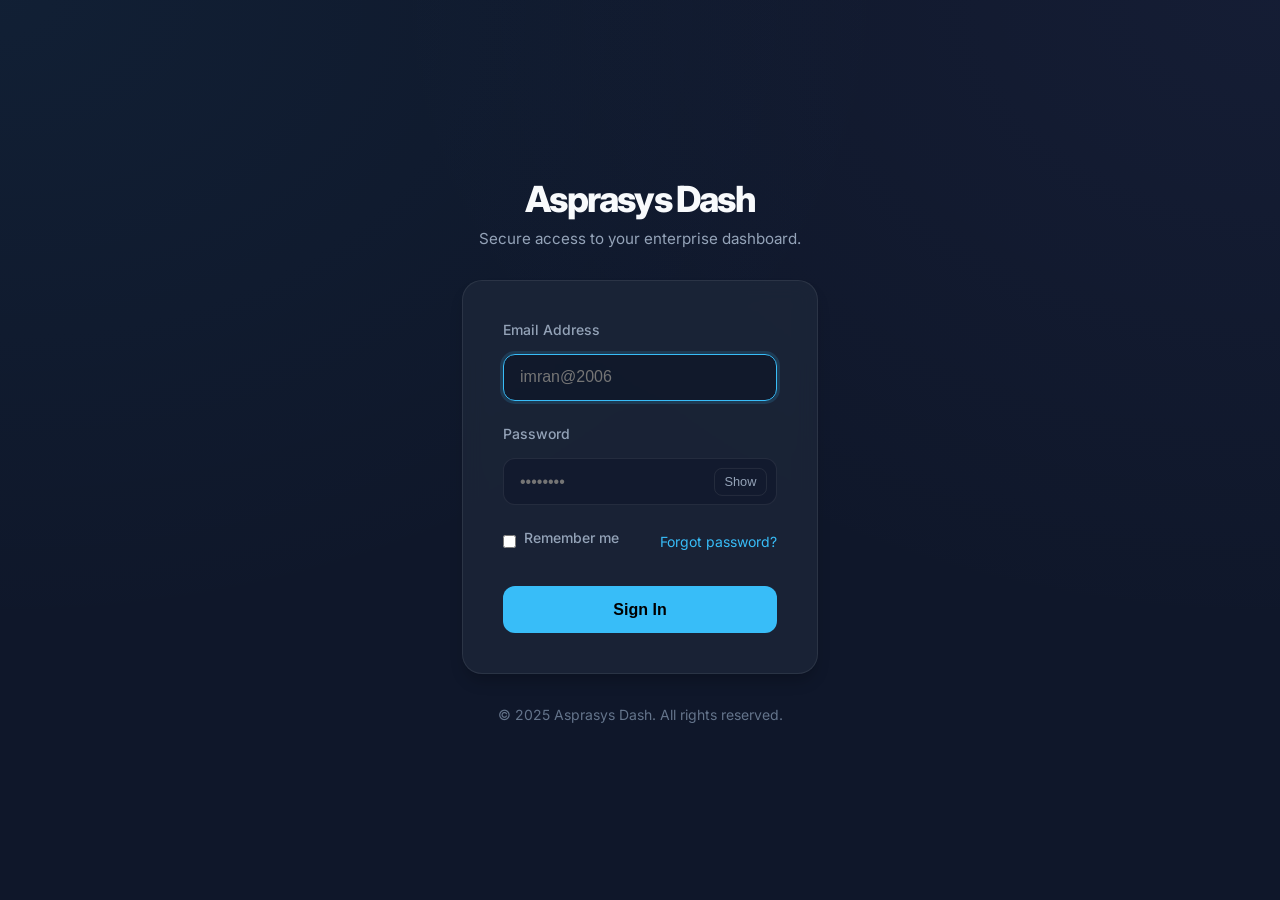
<file: pages/auth/my-projects.html>
<!DOCTYPE html>

<html lang="en">

<head>
    <meta charset="UTF-8">
    <meta name="viewport" content="width=device-width, initial-scale=1.0">
    <title>My Projects | Asprasys Dash</title>
    <link rel="stylesheet" href="/assets/css/style.css">
</head>

<body>

    <div class="app-container">
        <aside class="sidebar" id="sidebar">
            <div class="sidebar-header">
                <span class="logo-text">Asprasys Dash</span>
            </div>
            <nav class="sidebar-nav">
                <ul class="nav-list">
                    <li class="nav-item"><a href="dashboard.html" class="nav-link">Dashboard</a></li>
                    <li class="nav-item"><a href="daily-goals.html" class="nav-link">Daily Goals</a></li>
                    <li class="nav-item"><a href="achievements.html" class="nav-link">Achievements</a></li>
                    <li class="nav-item"><a href="announcements.html" class="nav-link">Announcements</a></li>
                    <li class="nav-item"><a href="my-timesheets.html" class="nav-link">Timesheets</a></li>
                    <li class="nav-item"><a href="my-courses.html" class="nav-link">My Courses</a></li>
                    <li class="nav-item"><a href="my-projects.html" class="nav-link active">My Projects</a></li>
                    <li class="nav-item"><a href="my-interviews.html" class="nav-link">My Interviews</a></li>
                    <li class="nav-item"><a href="my-profile.html" class="nav-link">My Profile</a></li>

                    <li class="nav-item logout-link">
                        <a href="logout.html" class="nav-link">logout</a>
                    </li>
                </ul>
            </nav>
        </aside>

        <div class="main-wrapper">
            <header class="navbar">
                <div style="font-weight: 700;">My Projects</div>
                <div style="display: flex; gap: 1.5rem; align-items: center;">
                    <span style="font-size: 0.9rem; color: var(--text-secondary);">Alex Johnson</span>
                    <div
                        style="width: 35px; height: 35px; background: var(--accent); border-radius: 50%; display: flex; align-items: center; justify-content: center; font-weight: 700; font-size: 0.8rem;">
                        AJ</div>
                </div>
            </header>

            <main class="content-area">
                <section class="page-header">
                    <h1>Project Portfolio</h1>
                    <p>Track your active contributions and completed technical milestones.</p>
                </section>

                <div class="stats-grid">
                    <div class="card">
                        <span class="stat-label">Total Projects</span>
                        <span class="stat-value" id="stat-total">0</span>
                    </div>
                    <div class="card">
                        <span class="stat-label">Completed</span>
                        <span class="stat-value" id="stat-completed" style="color: var(--success);">0</span>
                    </div>
                    <div class="card">
                        <span class="stat-label">Ongoing</span>
                        <span class="stat-value" id="stat-ongoing" style="color: var(--primary);">0</span>
                    </div>
                </div>

                <div class="filter-section">
                    <button class="filter-btn active" onclick="filterProjects('All', this)">All Projects</button>
                    <button class="filter-btn" onclick="filterProjects('Ongoing', this)">Ongoing</button>
                    <button class="filter-btn" onclick="filterProjects('Completed', this)">Completed</button>
                    <button class="filter-btn" onclick="filterProjects('Pending', this)">Pending</button>
                </div>

                <div class="projects-grid" id="projects-container">
                </div>
            </main>

            <footer class="footer">
                <p>&copy; 2025 Asprasys Dash. Enterprise Project Management Module.</p>
            </footer>
        </div>
    </div>

    <script src="/assets/js/app.js"></script>
    <script>
        const projectsData = [
            { title: 'Nexus UI Redesign', desc: 'Modernizing the legacy dashboard interface with a focus on dark mode and accessibility.', tech: ['Figma', 'CSS3', 'HTML5'], progress: 75, status: 'Ongoing' },
            { title: 'CloudSync API', desc: 'Development of a robust RESTful API for seamless cloud-based data synchronization.', tech: ['Node.js', 'Express', 'Redis'], progress: 100, status: 'Completed' },
            { title: 'E-Commerce Platform', desc: 'Building a high-performance scalable shopping platform with integrated payment gateways.', tech: ['React', 'ASP.NET', 'SQL Server'], progress: 20, status: 'Ongoing' },
            { title: 'Automated Testing Suite', desc: 'Implementing a comprehensive E2E testing framework for the core product line.', tech: ['Playwright', 'Jest', 'CI/CD'], progress: 0, status: 'Pending' },
            { title: 'Analytics Dashboard', desc: 'Real-time data visualization module for business intelligence reporting.', tech: ['D3.js', 'Python', 'Flask'], progress: 100, status: 'Completed' },
            { title: 'Mobile App Migration', desc: 'Transitioning the primary consumer application to a cross-platform mobile framework.', tech: ['Flutter', 'Firebase'], progress: 55, status: 'Ongoing' }
        ];

        function toggleSidebar() {
            document.getElementById('sidebar').classList.toggle('active');
        }

        function filterProjects(status, btn) {
            document.querySelectorAll('.filter-btn').forEach(b => b.classList.remove('active'));
            btn.classList.add('active');
            renderProjects(status);
        }

        function renderProjects(filter = 'All') {
            const container = document.getElementById('projects-container');
            container.innerHTML = '';

            const filtered = filter === 'All' ? projectsData : projectsData.filter(p => p.status === filter);

            filtered.forEach(project => {
                const card = document.createElement('div');
                card.className = 'card project-card';
                card.innerHTML = `
                <div class="project-header">
                    <span class="status-badge status-${project.status.toLowerCase()}">${project.status}</span>
                    <div class="tech-stack">
                        ${project.tech.map(t => `<span class="tech-tag">${t}</span>`).join('')}
                    </div>
                </div>
                <div class="project-info">
                    <h3 class="project-title">${project.title}</h3>
                    <p class="project-desc">${project.desc}</p>
                </div>
                <div class="progress-container">
                    <div class="progress-header">
                        <span>Progress</span>
                        <span>${project.progress}%</span>
                    </div>
                    <div class="progress-bar-bg">
                        <div class="progress-bar-fill" style="width: ${project.progress}%"></div>
                    </div>
                </div>
                <div class="project-actions">
                    <a href="#" class="btn btn-outline">View Details</a>
                    <a href="#" class="btn btn-primary">Update</a>
                </div>
            `;
                container.appendChild(card);
            });
            updateStats();
        }

        function updateStats() {
            document.getElementById('stat-total').innerText = projectsData.length;
            document.getElementById('stat-completed').innerText = projectsData.filter(p => p.status === 'Completed').length;
            document.getElementById('stat-ongoing').innerText = projectsData.filter(p => p.status === 'Ongoing').length;
        }

        // Initialize on load
        window.onload = () => renderProjects();
    </script>



</body>

</html>
</file>
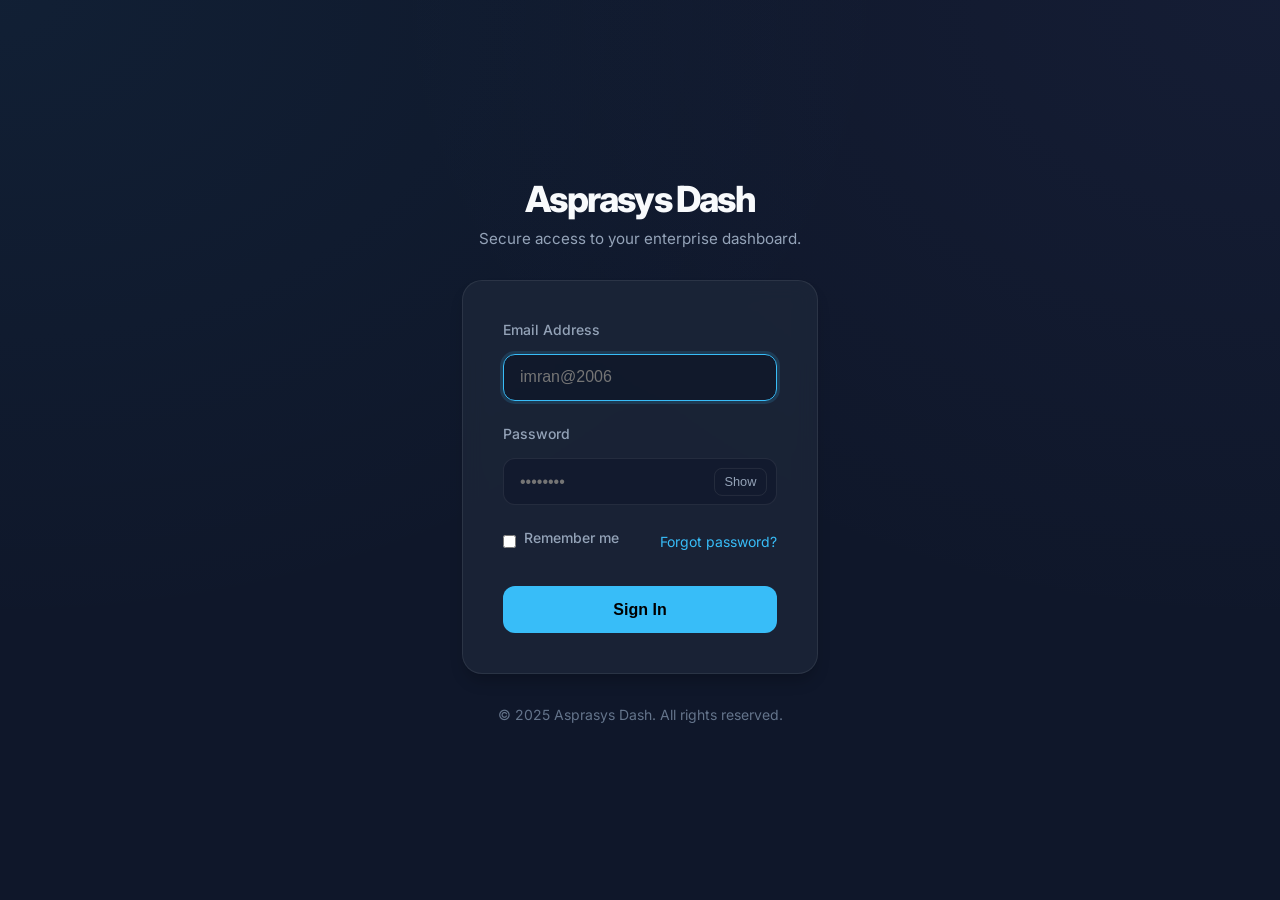
<file: pages/auth/my-timesheets.html>
<!DOCTYPE html>

<html lang="en">

<head>
    <meta charset="UTF-8">
    <meta name="viewport" content="width=device-width, initial-scale=1.0">
    <title>Timesheets | Asprasys Dash</title>
    <link rel="stylesheet" href="/assets/css/style.css">
    </style>


</head>

<body>
    <div class="app-container">
        <aside class="sidebar" id="sidebar">
            <div class="sidebar-header">
                <span class="logo-text">Asprasys Dash</span>
            </div>
            <nav class="sidebar-nav">
                <ul class="nav-list">
                    <li class="nav-item"><a href="dashboard.html" class="nav-link ">Dashboard</a></li>
                    <li class="nav-item"><a href="daily-goals.html" class="nav-link">Daily Goals</a></li>
                    <li class="nav-item"><a href="achievements.html" class="nav-link">Achievements</a></li>
                    <li class="nav-item"><a href="announcements.html" class="nav-link">Announcements</a></li>
                    <li class="nav-item"><a href="my-timesheets.html" class="nav-link active">Timesheets</a></li>
                    <li class="nav-item"><a href="my-courses.html" class="nav-link">My Courses</a></li>
                    <li class="nav-item"><a href="my-projects.html" class="nav-link">My Projects</a></li>
                    <li class="nav-item"><a href="my-interviews.html" class="nav-link">My Interviews</a></li>
                    <li class="nav-item"><a href="my-profile.html" class="nav-link">My Profile</a></li>

                    <li class="nav-item logout-link">
                        <a href="logout.html" class="nav-link">logout</a>
                    </li>
                </ul>
            </nav>
        </aside>

        <div class="main-wrapper">
            <header class="navbar">
                <div style="font-weight: 700;">My Timesheets</div>
                <div style="display: flex; gap: 1.5rem; align-items: center;">
                    <span style="font-size: 0.9rem; color: var(--text-secondary);">Alex Johnson</span>
                    <div
                        style="width: 35px; height: 35px; background: var(--accent); border-radius: 50%; display: flex; align-items: center; justify-content: center; font-weight: 700; font-size: 0.8rem;">
                        AJ</div>
                </div>
            </header>

            <main class="content-area">
                <section class="page-header">
                    <h1>Weekly Time Tracking</h1>
                    <p>Log your hours and manage project distribution.</p>
                </section>

                <div class="stats-grid">
                    <div class="card">
                        <span class="stat-label">Hours (This Week)</span>
                        <span class="stat-value" id="week-hours">0.0</span>
                    </div>
                    <div class="card">
                        <span class="stat-label">Hours (This Month)</span>
                        <span class="stat-value" id="month-hours">0.0</span>
                    </div>
                    <div class="card">
                        <span class="stat-label">Pending Approvals</span>
                        <span class="stat-value" id="pending-count" style="color: var(--warning);">0</span>
                    </div>
                </div>

                <section class="card entry-form">
                    <h3 id="form-title">Log New Entry</h3>
                    <form id="timesheet-form">
                        <div class="form-grid">
                            <div class="form-group">
                                <label>Date</label>
                                <input type="date" class="form-input" id="date" required>
                            </div>
                            <div class="form-group">
                                <label>Project / Task</label>
                                <input type="text" class="form-input" id="project" placeholder="e.g. Asprasys Dashboard"
                                    required>
                            </div>
                            <div class="form-group">
                                <label>Hours</label>
                                <input type="number" step="0.5" class="form-input" id="hours" placeholder="0.0"
                                    required>
                            </div>
                            <div class="form-group" style="grid-column: span 1.5;">
                                <label>Description</label>
                                <textarea class="form-textarea" id="desc" rows="1"
                                    placeholder="What did you work on?"></textarea>
                            </div>
                            <button type="submit" class="btn-submit" id="submit-btn">Add Entry</button>
                        </div>
                    </form>
                </section>

                <div class="table-responsive">
                    <table>
                        <thead>
                            <tr>
                                <th>Date</th>
                                <th>Project</th>
                                <th>Description</th>
                                <th>Hours</th>
                                <th>Status</th>
                                <th>Actions</th>
                            </tr>
                        </thead>
                        <tbody id="timesheet-body">
                        </tbody>
                    </table>
                </div>
            </main>

            <footer class="footer">
                <p>&copy; 2025 Asprasys Dash. Precision Tracking for Modern Teams.</p>
            </footer>
        </div>
    </div>

    <script src="/assets/js/app.js"></script>
    <script>
        // Data Persistence
        let timesheets = JSON.parse(localStorage.getItem('asprasys_timesheets')) || [
            { id: 1, date: '2025-12-22', project: 'API Integration', desc: 'Working on ASP.NET endpoints', hours: 6.5, status: 'Approved' },
            { id: 2, date: '2025-12-23', project: 'UI Design', desc: 'Announcements page styling', hours: 4.0, status: 'Pending' }
        ];

        let editingId = null;

        function toggleSidebar() {
            document.getElementById('sidebar').classList.toggle('active');
        }

        function updateStats() {
            const totalHours = timesheets.reduce((acc, curr) => acc + parseFloat(curr.hours), 0);
            const pending = timesheets.filter(t => t.status === 'Pending').length;

            document.getElementById('week-hours').innerText = totalHours.toFixed(1);
            document.getElementById('month-hours').innerText = (totalHours * 4).toFixed(1); // Simulated monthly
            document.getElementById('pending-count').innerText = pending;
        }

        function renderTable() {
            const tbody = document.getElementById('timesheet-body');
            tbody.innerHTML = '';

            timesheets.sort((a, b) => new Date(b.date) - new Date(a.date)).forEach(entry => {
                const tr = document.createElement('tr');
                tr.innerHTML = `
                <td>${entry.date}</td>
                <td style="font-weight: 600;">${entry.project}</td>
                <td style="color: var(--text-secondary);">${entry.desc}</td>
                <td>${entry.hours}h</td>
                <td><span class="badge badge-${entry.status.toLowerCase()}">${entry.status}</span></td>
                <td class="actions">
                    <button class="btn-icon btn-edit" onclick="editEntry(${entry.id})">✎</button>
                    <button class="btn-icon btn-delete" onclick="deleteEntry(${entry.id})">🗑</button>
                </td>
            `;
                tbody.appendChild(tr);
            });

            updateStats();
            localStorage.setItem('asprasys_timesheets', JSON.stringify(timesheets));
        }

        document.getElementById('timesheet-form').addEventListener('submit', (e) => {
            e.preventDefault();

            const newEntry = {
                id: editingId ? editingId : Date.now(),
                date: document.getElementById('date').value,
                project: document.getElementById('project').value,
                hours: document.getElementById('hours').value,
                desc: document.getElementById('desc').value,
                status: editingId ? timesheets.find(t => t.id === editingId).status : 'Pending'
            };

            if (editingId) {
                timesheets = timesheets.map(t => t.id === editingId ? newEntry : t);
                editingId = null;
                document.getElementById('submit-btn').innerText = 'Add Entry';
                document.getElementById('form-title').innerText = 'Log New Entry';
            } else {
                timesheets.push(newEntry);
            }

            e.target.reset();
            renderTable();
        });

        window.deleteEntry = (id) => {
            if (confirm('Are you sure you want to delete this log?')) {
                timesheets = timesheets.filter(t => t.id !== id);
                renderTable();
            }
        };

        window.editEntry = (id) => {
            const entry = timesheets.find(t => t.id === id);
            if (entry) {
                editingId = id;
                document.getElementById('date').value = entry.date;
                document.getElementById('project').value = entry.project;
                document.getElementById('hours').value = entry.hours;
                document.getElementById('desc').value = entry.desc;
                document.getElementById('submit-btn').innerText = 'Update Entry';
                document.getElementById('form-title').innerText = 'Editing Entry';
                window.scrollTo({ top: 0, behavior: 'smooth' });
            }
        };

        // Initialize
        window.onload = renderTable;
    </script>

    

</body>

</html>
</file>
<file: assets/css/style.css>
@import url('https://fonts.googleapis.com/css2?family=Inter:wght@300;400;500;600;700&display=swap');

:root {
  /* Color Palette */
  --bg-main: #0f172a;
  --bg-accent: #1e293b;
  --primary: #38bdf8;
  --primary-glow: rgba(56, 189, 248, 0.15);
  --secondary: #64748b;
  --accent: #818cf8;
  --success: #10b981;
  --warning: #f59e0b;
  --danger: #ef4444;

  /* Surface & Borders */
  --surface: rgba(30, 41, 59, 0.7);
  --border: rgba(255, 255, 255, 0.08);

  /* Text */
  --text-primary: #f8fafc;
  --text-secondary: #94a3b8;
  --text-muted: #64748b;

  /* Dimensions */
  --sidebar-width: 260px;
  --navbar-height: 70px;
  --radius-md: 12px;
  --radius-lg: 20px;

  /* Effects */
  --transition: all 0.3s cubic-bezier(0.4, 0, 0.2, 1);
  --shadow: 0 10px 15px -3px rgba(0, 0, 0, 0.2);
}

/* Mobile-first responsive sizing */
@media (max-width: 768px) {
  :root {
    --sidebar-width: 100%;
    --navbar-height: 60px;
  }
}

/* Reset & Base */
*,
*::before,
*::after {
  margin: 0;
  padding: 0;
  box-sizing: border-box;
}

body {
  font-family: "Inter", system-ui, -apple-system, sans-serif;
  background: var(--bg-main);
  background-image: radial-gradient(
      at 0% 0%,
      rgba(56, 189, 248, 0.05) 0px,
      transparent 50%
    ),
    radial-gradient(at 100% 0%, rgba(129, 140, 248, 0.05) 0px, transparent 50%);
  background-attachment: fixed;
  color: var(--text-primary);
  overflow-x: hidden;
}

/* Login Page */
.login-page {
  display: flex;
  align-items: center;
  justify-content: center;
  min-height: 100vh;
}

.login-wrapper {
  width: 100%;
  max-width: 420px;
  padding: 2rem;
  animation: fadeIn 0.6s ease-out;
}

@keyframes fadeIn {
  from { opacity: 0; transform: translateY(10px); }
  to { opacity: 1; transform: translateY(0); }
}

.login-header { text-align: center; margin-bottom: 2rem; }
.app-title { font-size: 2.25rem; font-weight: 800; letter-spacing: -0.05em; margin-bottom: 0.5rem; }
.app-tagline { color: var(--text-secondary); font-size: 0.95rem; }

.login-page .card { padding: 2.5rem; }

.login-page .form-group { margin-bottom: 1.5rem; }
.login-page label { display: block; margin-bottom: 0.5rem; font-weight: 500; color: var(--text-secondary); font-size: 0.875rem; }
.login-page .form-control {
  width: 100%;
  padding: 0.85rem 1rem;
  background: rgba(15, 23, 42, 0.6);
  border: 1px solid var(--border);
  border-radius: var(--radius-md);
  color: var(--text-primary);
  font-size: 1rem;
  transition: var(--transition);
}
.login-page .form-control:focus {
  outline: none;
  border-color: var(--primary);
  box-shadow: 0 0 0 3px var(--primary-glow);
  background: rgba(15, 23, 42, 0.8);
}

@media (max-width: 640px) {
  .app-title {
    font-size: 1.75rem;
  }
  
  .app-tagline {
    font-size: 0.85rem;
  }
  
  .login-page .card {
    padding: 1.5rem;
  }
  
  .login-page .form-group {
    margin-bottom: 1rem;
  }
  
  .login-page label {
    font-size: 0.8rem;
  }
  
  .login-page .form-control {
    padding: 0.75rem 0.875rem;
    font-size: 16px;
  }
}
.login-page .form-actions { display: flex; align-items: center; justify-content: space-between; margin-bottom: 2rem; font-size: 0.875rem; }
.login-page .checkbox-group { display: flex; align-items: center; gap: 0.5rem; }
.login-page .checkbox-group input[type="checkbox"] { accent-color: var(--primary); cursor: pointer; }

.login-page .btn-primary {
  width: 100%;
  padding: 0.85rem 1.5rem;
  border-radius: var(--radius-md);
  font-weight: 600;
  font-size: 1rem;
  cursor: pointer;
  transition: var(--transition);
  border: 1px solid transparent;
  display: inline-flex;
  align-items: center;
  justify-content: center;
  gap: 0.5rem;
  background: var(--primary);
  color: #000;
}
.login-page .btn-primary:hover { background: #7dd3fc; transform: translateY(-1px); box-shadow: 0 4px 12px rgba(56, 189, 248, 0.3); }
.login-page .btn-secondary { background: transparent; border: 1px solid var(--border); color: var(--text-primary); }
.login-page .btn-secondary:hover { background: var(--bg-accent); border-color: var(--text-secondary); }
.login-page .btn-link { color: var(--primary); text-decoration: none; transition: var(--transition); }
.login-page .btn-link:hover { color: #7dd3fc; text-decoration: underline; }

.divider { display: flex; align-items: center; text-align: center; margin: 1.5rem 0; color: var(--text-muted); font-size: 0.75rem; font-weight: 700; text-transform: uppercase; letter-spacing: 0.1em; }
.divider::before, .divider::after { content: ''; flex: 1; border-bottom: 1px solid var(--border); }
.divider span { padding: 0 1rem; }

.login-footer { margin-top: 2rem; text-align: center; font-size: 0.875rem; color: var(--text-muted); }
.text-gradient { background: linear-gradient(135deg, var(--primary), var(--accent)); -webkit-background-clip: text; -webkit-text-fill-color: transparent; }

/* Login UX improvements */
#error-message {
  display: none;
  background: rgba(239, 68, 68, 0.12);
  color: var(--danger);
  border: 1px solid rgba(239, 68, 68, 0.35);
  border-radius: var(--radius-md);
  padding: 0.75rem 1rem;
  margin-bottom: 1rem;
  font-weight: 600;
}
.input-error { border-color: var(--danger) !important; box-shadow: 0 0 0 3px rgba(239, 68, 68, 0.15) !important; }
.input-with-addon { position: relative; }
.toggle-password { position: absolute; right: 10px; top: 50%; transform: translateY(-50%); background: transparent; border: 1px solid var(--border); color: var(--text-secondary); padding: 0.35rem 0.6rem; border-radius: 8px; font-size: 0.8rem; cursor: pointer; }
.toggle-password:hover { background: var(--bg-accent); color: var(--text-primary); }
.caps-lock-warning { display: none; margin-top: 0.4rem; font-size: 0.8rem; color: var(--warning); }

/* Custom Scrollbar */
::-webkit-scrollbar { width: 8px; }
::-webkit-scrollbar-track { background: var(--bg-main); }
::-webkit-scrollbar-thumb { background: var(--surface); border-radius: 10px; }
::-webkit-scrollbar-thumb:hover { background: var(--secondary); }

/* Layout Structure */
.app-container {
  display: flex;
  min-height: 100vh;
}

/* Sidebar */
.sidebar {
  width: var(--sidebar-width);
  background: var(--bg-accent);
  border-right: 1px solid var(--border);
  display: flex;
  flex-direction: column;
  position: fixed;
  height: 100vh;
  transition: var(--transition);
  z-index: 1000;
}

.sidebar-header {
  height: var(--navbar-height);
  display: flex;
  align-items: center;
  padding: 0 1.5rem;
  border-bottom: 1px solid var(--border);
}

.logo-text {
  font-size: 1.5rem;
  font-weight: 800;
  background: linear-gradient(135deg, var(--primary), var(--accent));
  -webkit-background-clip: text;
  -webkit-text-fill-color: transparent;
}

.sidebar-nav {
  flex: 1;
  padding: 1.5rem 1rem;
  overflow-y: auto;
}

.nav-list {
  list-style: none;
}

.nav-item {
  margin-bottom: 0.5rem;
}

.nav-link {
  display: flex;
  align-items: center;
  padding: 0.8rem 1rem;
  color: var(--text-secondary);
  text-decoration: none;
  border-radius: var(--radius-md);
  transition: var(--transition);
  font-weight: 500;
  font-size: 0.95rem;
}

.nav-link:hover {
  background: rgba(255, 255, 255, 0.05);
  color: var(--text-primary);
}

.nav-link.active {
  background: var(--primary-glow);
  color: var(--primary);
  box-shadow: inset 0 0 0 1px rgba(56, 189, 248, 0.2);
}

.logout-link {
  border-top: 1px solid var(--border);
  margin-top: 1rem;
  padding-top: 1rem;
}

/* Main Content Wrapper */
.main-wrapper {
  flex: 1;
  margin-left: var(--sidebar-width);
  transition: var(--transition);
  display: flex;
  flex-direction: column;
}

/* Navbar */
.navbar {
  height: var(--navbar-height);
  background: rgba(15, 23, 42, 0.8);
  backdrop-filter: blur(12px);
  border-bottom: 1px solid var(--border);
  display: flex;
  align-items: center;
  justify-content: space-between;
  padding: 0 2rem;
  position: sticky;
  top: 0;
  z-index: 900;
}

@media (max-width: 768px) {
  .navbar {
    padding: 0 1rem;
  }
}

@media (max-width: 480px) {
  .navbar {
    height: 60px;
    padding: 0 0.75rem;
  }
}

.menu-toggle {
  display: none;
  background: none;
  border: none;
  color: var(--text-primary);
  font-size: 1.5rem;
  cursor: pointer;
}

.user-profile {
  display: flex;
  align-items: center;
  gap: 1rem;
  cursor: pointer;
}

.user-avatar {
  width: 35px;
  height: 35px;
  background: var(--accent);
  border-radius: 50%;
  display: flex;
  align-items: center;
  justify-content: center;
  font-weight: 700;
  font-size: 0.8rem;
}

/* Dashboard Content Area */
.content-area {
  padding: 2rem;
  max-width: 1400px;
  width: 100%;
  margin: 0 auto;
}

@media (max-width: 1024px) {
  .content-area {
    padding: 1.5rem;
  }
}

@media (max-width: 640px) {
  .content-area {
    padding: 1rem;
  }
}

.welcome-section {
  margin-bottom: 2rem;
}

.welcome-section h1 {
  font-size: 1.8rem;
  margin-bottom: 0.5rem;
}

.welcome-section p {
  color: var(--text-secondary);
}
/* 3-Column Grid */
.dashboard-grid {
  display: grid;
  grid-template-columns: 1fr 1.2fr 0.8fr;
  gap: 1.5rem;
  margin-top: 2rem;
}

@media (max-width: 1200px) {
  .dashboard-grid {
    grid-template-columns: 1fr 1fr;
  }
}

@media (max-width: 768px) {
  .dashboard-grid {
    grid-template-columns: 1fr;
  }
}

/* Stat Cards */
.stats-grid {
  display: grid;
  grid-template-columns: repeat(auto-fit, minmax(180px, 1fr));
  gap: 1.2rem;
  margin-bottom: 2rem;
}

@media (max-width: 768px) {
  .stats-grid {
    grid-template-columns: repeat(2, 1fr);
    gap: 1rem;
  }
}

@media (max-width: 480px) {
  .stats-grid {
    grid-template-columns: 1fr;
  }
}
.card {
  background: var(--surface);
  border: 1px solid var(--border);
  border-radius: var(--radius-lg);
  padding: 1.5rem;
  transition: var(--transition);
  backdrop-filter: blur(10px);
}
.card:hover {
  transform: translateY(-4px);
  border-color: var(--primary);
  box-shadow: var(--shadow);
}
.stat-label {
  color: var(--text-secondary);
  font-size: 0.75rem;
  text-transform: uppercase;
  letter-spacing: 0.05em;
  font-weight: 600;
}
.stat-value {
  font-size: 1.8rem;
  font-weight: 700;
  display: block;
  margin-top: 0.4rem;
}

/* Quick Actions */
.quick-actions {
  display: flex;
  gap: 0.8rem;
  margin-bottom: 2rem;
  overflow-x: auto;
  padding-bottom: 5px;
  flex-wrap: wrap;
}

@media (max-width: 768px) {
  .quick-actions {
    gap: 0.6rem;
  }
}

@media (max-width: 480px) {
  .quick-actions {
    flex-direction: column;
  }
}
.action-btn {
  background: var(--bg-accent);
  border: 1px solid var(--border);
  color: var(--text-primary);
  padding: 0.6rem 1.2rem;
  border-radius: 50px;
  font-size: 0.85rem;
  font-weight: 600;
  cursor: pointer;
  transition: var(--transition);
  white-space: nowrap;
  display: flex;
  align-items: center;
  gap: 0.5rem;
}
.action-btn:hover {
  background: var(--primary);
  color: var(--bg-main);
  border-color: var(--primary);
}

/* Section Headings */
.section-title {
  font-size: 1.1rem;
  font-weight: 700;
  margin-bottom: 1.2rem;
  display: flex;
  justify-content: space-between;
  align-items: center;
}
.view-all {
  color: var(--primary);
  font-size: 0.8rem;
  text-decoration: none;
}

/* Progress List */
.velocity-item {
  margin-bottom: 1.2rem;
}
.velocity-info {
  display: flex;
  justify-content: space-between;
  font-size: 0.9rem;
  margin-bottom: 0.5rem;
}
.progress-bar {
  height: 6px;
  background: rgba(255, 255, 255, 0.05);
  border-radius: 10px;
  overflow: hidden;
}
.progress-fill {
  height: 100%;
  background: var(--primary);
  border-radius: 10px;
}

/* Interview Pipeline */
.pipeline-item {
  padding: 1rem;
  border-radius: var(--radius-md);
  background: rgba(255, 255, 255, 0.03);
  border: 1px solid var(--border);
  margin-bottom: 1rem;
  transition: var(--transition);
}
.pipeline-item:hover {
  background: rgba(255, 255, 255, 0.06);
}
.round-tag {
  font-size: 0.7rem;
  padding: 0.2rem 0.5rem;
  border-radius: 4px;
  background: var(--primary-glow);
  color: var(--primary);
  margin-bottom: 0.5rem;
  display: inline-block;
  font-weight: 700;
}
/* Footer */
.footer {
  margin-top: auto;
  padding: 2rem;
  text-align: center;
  border-top: 1px solid var(--border);
  color: var(--text-muted);
  font-size: 0.875rem;
}

/* Responsive Design */
@media (max-width: 1024px) {
  .sidebar {
    transform: translateX(-100%);
    width: var(--sidebar-width);
    z-index: 1100;
    box-shadow: 2px 0 15px rgba(0, 0, 0, 0.3);
  }

  .sidebar.active {
    transform: translateX(0);
  }

  .main-wrapper {
    margin-left: 0;
  }

  .menu-toggle {
    display: block;
    width: 40px;
    height: 40px;
    padding: 0;
    margin-right: auto;
    font-size: 1.5rem;
  }
}

@media (max-width: 640px) {
  .content-area {
    padding: 1rem;
  }

  .stats-grid {
    grid-template-columns: 1fr;
  }
  
  .dashboard-grid {
    grid-template-columns: 1fr;
  }
  
  .navbar {
    padding: 0 1rem;
  }
  
  .sidebar {
    width: 100%;
  }
}

/* daily-goals */

/* Content Area */
.content-area {
  padding: 2rem;
  max-width: 1000px;
  width: 100%;
  margin: 0 auto;
}

.page-header {
  margin-bottom: 2rem;
}

.page-header h1 {
  font-size: 1.8rem;
  margin-bottom: 0.5rem;
}

.page-header p {
  color: var(--text-secondary);
}

/* Summary Card */
.summary-card {
  background: var(--surface);
  backdrop-filter: blur(10px);
  border: 1px solid var(--border);
  border-radius: var(--radius-lg);
  padding: 2rem;
  margin-bottom: 2rem;
  display: flex;
  align-items: center;
  justify-content: space-between;
  box-shadow: var(--shadow);
}

.progress-circle-container {
  position: relative;
  width: 80px;
  height: 80px;
}

.progress-text-center {
  position: absolute;
  top: 50%;
  left: 50%;
  transform: translate(-50%, -50%);
  font-weight: 700;
  font-size: 1.2rem;
  color: var(--primary);
}

.summary-info h3 {
  font-size: 1.25rem;
  margin-bottom: 0.25rem;
}

.summary-info p {
  color: var(--text-secondary);
  font-size: 0.9rem;
}

/* Goals List */
.goals-list {
  margin-bottom: 2.5rem;
}

.goal-item {
  display: flex;
  align-items: center;
  gap: 1rem;
  background: var(--surface);
  border: 1px solid var(--border);
  padding: 1rem 1.5rem;
  border-radius: var(--radius-md);
  margin-bottom: 0.75rem;
  transition: var(--transition);
}

.goal-item:hover {
  border-color: var(--primary-glow);
  background: rgba(30, 41, 59, 0.9);
}

.goal-checkbox {
  appearance: none;
  width: 22px;
  height: 22px;
  border: 2px solid var(--secondary);
  border-radius: 6px;
  cursor: pointer;
  position: relative;
  transition: var(--transition);
}

.goal-checkbox:checked {
  background: var(--success);
  border-color: var(--success);
}

.goal-checkbox:checked::after {
  content: "✓";
  position: absolute;
  color: white;
  font-size: 14px;
  left: 3px;
  top: -1px;
}

.goal-content {
  flex: 1;
}

.goal-title {
  font-weight: 600;
  font-size: 1rem;
  display: block;
}

.goal-desc {
  font-size: 0.85rem;
  color: var(--text-secondary);
}

.goal-status-badge {
  font-size: 0.7rem;
  padding: 4px 10px;
  border-radius: 20px;
  font-weight: 700;
  letter-spacing: 0.05em;
}

.badge-pending {
  background: rgba(245, 158, 11, 0.1);
  color: var(--warning);
}

.badge-completed {
  background: rgba(16, 185, 129, 0.1);
  color: var(--success);
}

.goal-item.is-completed .goal-title {
  text-decoration: line-through;
  color: var(--text-muted);
}

.delete-goal {
  background: none;
  border: none;
  color: var(--text-muted);
  cursor: pointer;
  font-size: 1.2rem;
  transition: var(--transition);
  opacity: 0;
}

.goal-item:hover .delete-goal {
  opacity: 1;
}

.delete-goal:hover {
  color: var(--danger);
}

/* Add Form */
.add-goal-form {
  background: var(--bg-accent);
  border: 1px solid var(--border);
  padding: 2rem;
  border-radius: var(--radius-lg);
  box-shadow: var(--shadow);
}

.form-title {
  margin-bottom: 1.5rem;
  font-size: 1.1rem;
  border-left: 4px solid var(--primary);
  padding-left: 1rem;
}

.form-row {
  display: grid;
  grid-template-columns: 1fr 1fr;
  gap: 1rem;
  margin-bottom: 1.2rem;
}

@media (max-width: 768px) {
  .form-row {
    grid-template-columns: 1fr;
    gap: 0.75rem;
  }
}

@media (max-width: 480px) {
  .form-row {
    gap: 0.5rem;
  }
}

.input-group label {
  display: block;
  font-size: 0.8rem;
  color: var(--text-secondary);
  margin-bottom: 0.5rem;
  text-transform: uppercase;
  letter-spacing: 0.05em;
}

.input-group input {
  width: 100%;
  background: var(--bg-main);
  border: 1px solid var(--border);
  border-radius: var(--radius-md);
  padding: 0.8rem 1rem;
  color: var(--text-primary);
  transition: var(--transition);
}

.input-group input:focus {
  outline: none;
  border-color: var(--primary);
  box-shadow: 0 0 0 3px var(--primary-glow);
}

.btn-add {
  background: var(--primary);
  color: var(--bg-main);
  border: none;
  padding: 1rem 2rem;
  border-radius: var(--radius-md);
  font-weight: 700;
  cursor: pointer;
  transition: var(--transition);
  width: 100%;
}

.btn-add:hover {
  transform: translateY(-2px);
  box-shadow: 0 5px 15px rgba(56, 189, 248, 0.3);
}

/* Footer */
.footer {
  margin-top: auto;
  padding: 2rem;
  text-align: center;
  border-top: 1px solid var(--border);
  color: var(--text-muted);
  font-size: 0.875rem;
}

/* Animations */
@keyframes slideUp {
  from {
    opacity: 0;
    transform: translateY(15px);
  }

  to {
    opacity: 1;
    transform: translateY(0);
  }
}

.goal-item {
  animation: slideUp 0.4s ease forwards;
}

/* Responsive */
@media (max-width: 1024px) {
  .sidebar {
    transform: translateX(-100%);
  }

  .sidebar.active {
    transform: translateX(0);
  }

  .main-wrapper {
    margin-left: 0;
  }

  .menu-toggle {
    display: block;
  }
}

@media (max-width: 640px) {
  .form-row {
    grid-template-columns: 1fr;
  }

  .summary-card {
    flex-direction: column;
    text-align: center;
    gap: 1.5rem;
  }
}

/* Achievements */

.content-area {
  padding: 2rem;
  max-width: 1400px;
  width: 100%;
  margin: 0 auto;
}

.welcome-section {
  margin-bottom: 2rem;
}

.welcome-section h1 {
  font-size: 1.8rem;
  margin-bottom: 0.5rem;
}

.welcome-section p {
  color: var(--text-secondary);
}

.stats-grid {
  display: grid;
  grid-template-columns: repeat(auto-fit, minmax(240px, 1fr));
  gap: 1.5rem;
  margin-bottom: 2.5rem;
}

.card {
  background: var(--surface);
  backdrop-filter: blur(10px);
  border: 1px solid var(--border);
  border-radius: var(--radius-lg);
  padding: 1.5rem;
  transition: var(--transition);
}

.card:hover {
  transform: translateY(-5px);
  border-color: var(--primary);
  box-shadow: var(--shadow);
}

.stat-value {
  font-size: 2rem;
  font-weight: 700;
  display: block;
  margin: 0.5rem 0;
}

.stat-label {
  color: var(--text-secondary);
  font-size: 0.875rem;
  font-weight: 500;
  text-transform: uppercase;
  letter-spacing: 0.05em;
}

/* Filtering UI */
.filter-section {
  display: flex;
  gap: 1rem;
  margin-bottom: 2rem;
  flex-wrap: wrap;
}

.filter-btn {
  background: var(--bg-accent);
  border: 1px solid var(--border);
  color: var(--text-secondary);
  padding: 0.6rem 1.2rem;
  border-radius: 50px;
  cursor: pointer;
  font-weight: 600;
  transition: var(--transition);
}

.filter-btn.active {
  background: var(--primary);
  color: var(--bg-main);
  border-color: var(--primary);
}

/* Achievements Grid */
.achievements-grid {
  display: grid;
  grid-template-columns: repeat(auto-fill, minmax(300px, 1fr));
  gap: 1.5rem;
}

@media (max-width: 1024px) {
  .achievements-grid {
    grid-template-columns: repeat(2, 1fr);
    gap: 1.2rem;
  }
}

@media (max-width: 640px) {
  .achievements-grid {
    grid-template-columns: 1fr;
    gap: 1rem;
  }
}

.achievement-card {
  display: flex;
  flex-direction: column;
  align-items: center;
  text-align: center;
  position: relative;
}

.badge-container {
  width: 100px;
  height: 100px;
  background: var(--bg-accent);
  border-radius: 50%;
  display: flex;
  align-items: center;
  justify-content: center;
  font-size: 2.5rem;
  margin-bottom: 1rem;
  border: 3px solid var(--border);
  transition: var(--transition);
  position: relative;
}

.achievement-card.Completed .badge-container {
  border-color: var(--success);
  background: rgba(16, 185, 129, 0.1);
  color: var(--success);
  box-shadow: 0 0 20px rgba(16, 185, 129, 0.2);
}

.achievement-card.Locked .badge-container {
  opacity: 0.4;
  filter: grayscale(1);
}

.achievement-card.In-Progress .badge-container {
  border-color: var(--warning);
  border-style: dashed;
}

.status-tag {
  font-size: 0.75rem;
  font-weight: 700;
  padding: 0.2rem 0.6rem;
  border-radius: 4px;
  text-transform: uppercase;
  margin-bottom: 0.5rem;
}

.status-Completed {
  background: rgba(16, 185, 129, 0.2);
  color: var(--success);
}

.status-In-Progress {
  background: rgba(245, 158, 11, 0.2);
  color: var(--warning);
}

.status-Locked {
  background: rgba(100, 116, 139, 0.2);
  color: var(--secondary);
}

.achievement-title {
  font-weight: 700;
  font-size: 1.1rem;
  margin-bottom: 0.5rem;
}

.achievement-desc {
  color: var(--text-secondary);
  font-size: 0.85rem;
  line-height: 1.4;
}

.completion-date {
  margin-top: auto;
  padding-top: 1rem;
  font-size: 0.75rem;
  color: var(--text-muted);
}

.footer {
  margin-top: auto;
  padding: 2rem;
  text-align: center;
  border-top: 1px solid var(--border);
  color: var(--text-muted);
  font-size: 0.875rem;
}

@media (max-width: 1024px) {
  .sidebar {
    transform: translateX(-100%);
    width: var(--sidebar-width);
    z-index: 1100;
    box-shadow: 2px 0 15px rgba(0, 0, 0, 0.3);
  }

  .sidebar.active {
    transform: translateX(0);
  }

  .main-wrapper {
    margin-left: 0;
  }

  .menu-toggle {
    display: block;
  }
}

/* announcements */

/* Content Area */
.content-area {
  padding: 2rem;
  max-width: 1200px;
  width: 100%;
  margin: 0 auto;
}

.page-header {
  margin-bottom: 2rem;
}

.page-header h1 {
  font-size: 1.8rem;
  margin-bottom: 0.5rem;
}

.page-header p {
  color: var(--text-secondary);
}

/* Stats Grid */
.stats-grid {
  display: grid;
  grid-template-columns: repeat(auto-fit, minmax(200px, 1fr));
  gap: 1.5rem;
  margin-bottom: 2.5rem;
}

.card {
  background: var(--surface);
  backdrop-filter: blur(10px);
  border: 1px solid var(--border);
  border-radius: var(--radius-lg);
  padding: 1.5rem;
  transition: var(--transition);
}

.stat-value {
  font-size: 1.8rem;
  font-weight: 700;
  display: block;
  margin-top: 0.5rem;
}

.stat-label {
  color: var(--text-secondary);
  font-size: 0.85rem;
  text-transform: uppercase;
  letter-spacing: 0.05em;
}

/* Filter Tabs */
.filter-tabs {
  display: flex;
  gap: 1rem;
  margin-bottom: 2rem;
  overflow-x: auto;
  padding-bottom: 5px;
}

.filter-btn {
  background: var(--bg-accent);
  border: 1px solid var(--border);
  color: var(--text-secondary);
  padding: 0.6rem 1.2rem;
  border-radius: 50px;
  cursor: pointer;
  font-size: 0.85rem;
  font-weight: 600;
  transition: var(--transition);
  white-space: nowrap;
}

.filter-btn:hover {
  border-color: var(--primary);
  color: var(--text-primary);
}

.filter-btn.active {
  background: var(--primary);
  color: var(--bg-main);
  border-color: var(--primary);
}

/* Announcements List */
.announcements-list {
  display: flex;
  flex-direction: column;
  gap: 1rem;
}

.announcement-card {
  cursor: pointer;
  position: relative;
  overflow: hidden;
}

.announcement-card:hover {
  transform: translateX(5px);
  border-color: var(--primary);
}

.announcement-card.unread {
  border-left: 4px solid var(--primary);
}

.announcement-header {
  display: flex;
  justify-content: space-between;
  align-items: center;
  margin-bottom: 1rem;
}

.announcement-meta {
  display: flex;
  align-items: center;
  gap: 1rem;
}

.tag {
  padding: 0.25rem 0.75rem;
  border-radius: 4px;
  font-size: 0.7rem;
  font-weight: 700;
  text-transform: uppercase;
}

.tag-general {
  background: rgba(100, 116, 139, 0.2);
  color: var(--text-secondary);
}

.tag-important {
  background: rgba(239, 68, 68, 0.2);
  color: var(--danger);
}

.tag-update {
  background: rgba(56, 189, 248, 0.2);
  color: var(--primary);
}

.tag-event {
  background: rgba(129, 140, 248, 0.2);
  color: var(--accent);
}

.date-time {
  font-size: 0.8rem;
  color: var(--text-muted);
}

.announcement-title {
  font-size: 1.1rem;
  font-weight: 700;
  margin-bottom: 0.5rem;
}

.announcement-excerpt {
  color: var(--text-secondary);
  font-size: 0.95rem;
  line-height: 1.5;
}

.announcement-details {
  max-height: 0;
  overflow: hidden;
  transition: all 0.5s ease;
  margin-top: 0;
  padding-top: 0;
  border-top: 0px solid var(--border);
  color: var(--text-primary);
}

.announcement-card.expanded .announcement-details {
  max-height: 500px;
  margin-top: 1.5rem;
  padding-top: 1.5rem;
  border-top: 1px solid var(--border);
}

.status-dot {
  width: 8px;
  height: 8px;
  border-radius: 50%;
  background: var(--primary);
  display: inline-block;
  margin-right: 8px;
}

.footer {
  margin-top: auto;
  padding: 2rem;
  text-align: center;
  border-top: 1px solid var(--border);
  color: var(--text-muted);
  font-size: 0.875rem;
}

@media (max-width: 1024px) {
  .sidebar {
    transform: translateX(-100%);
  }

  .sidebar.active {
    transform: translateX(0);
  }

  .main-wrapper {
    margin-left: 0;
  }
}

/* my-timesheet */

/* Form Styling */
.entry-form {
  margin-bottom: 2.5rem;
}

.form-grid {
  display: grid;
  grid-template-columns: repeat(auto-fit, minmax(200px, 1fr));
  gap: 1.2rem;
  margin-top: 1rem;
}

.form-group {
  display: flex;
  flex-direction: column;
  gap: 0.5rem;
}

.form-group label {
  font-size: 0.85rem;
  color: var(--text-secondary);
}

.form-input,
.form-textarea {
  background: var(--bg-main);
  border: 1px solid var(--border);
  border-radius: var(--radius-md);
  padding: 0.8rem;
  color: var(--text-primary);
  font-family: inherit;
}

.form-input:focus,
.form-textarea:focus {
  outline: none;
  border-color: var(--primary);
  box-shadow: 0 0 0 2px var(--primary-glow);
}

.btn-submit {
  background: var(--primary);
  color: var(--bg-main);
  border: none;
  padding: 0.8rem 1.5rem;
  border-radius: var(--radius-md);
  font-weight: 700;
  cursor: pointer;
  transition: var(--transition);
  margin-top: auto;
}

.btn-submit:hover {
  transform: translateY(-2px);
  box-shadow: 0 5px 15px rgba(56, 189, 248, 0.3);
}

/* Table Styling */
.table-responsive {
  width: 100%;
  overflow-x: auto;
  background: var(--surface);
  border-radius: var(--radius-lg);
  border: 1px solid var(--border);
}

table {
  width: 100%;
  border-collapse: collapse;
  text-align: left;
  min-width: 600px;
}

@media (max-width: 768px) {
  table {
    min-width: 500px;
    font-size: 0.9rem;
  }
  
  th, td {
    padding: 0.8rem !important;
  }
}

@media (max-width: 480px) {
  table {
    min-width: 100%;
    font-size: 0.8rem;
  }
  
  th, td {
    padding: 0.6rem !important;
  }
}

th {
  padding: 1.2rem;
  font-size: 0.8rem;
  color: var(--text-muted);
  text-transform: uppercase;
  border-bottom: 1px solid var(--border);
}

td {
  padding: 1.2rem;
  border-bottom: 1px solid var(--border);
  font-size: 0.95rem;
}

tr:last-child td {
  border-bottom: none;
}

.badge {
  padding: 0.4rem 0.8rem;
  border-radius: 50px;
  font-size: 0.75rem;
  font-weight: 700;
}

.badge-approved {
  background: rgba(16, 185, 129, 0.1);
  color: var(--success);
}

.badge-pending {
  background: rgba(245, 158, 11, 0.1);
  color: var(--warning);
}

.badge-rejected {
  background: rgba(239, 68, 68, 0.1);
  color: var(--danger);
}

.actions {
  display: flex;
  gap: 0.8rem;
}

.btn-icon {
  background: none;
  border: none;
  cursor: pointer;
  font-size: 1.1rem;
  transition: var(--transition);
  padding: 0.2rem;
}

.btn-edit {
  color: var(--primary);
}

.btn-delete {
  color: var(--danger);
}

.btn-icon:hover {
  opacity: 0.7;
  transform: scale(1.1);
}

.footer {
  padding: 2rem;
  text-align: center;
  border-top: 1px solid var(--border);
  color: var(--text-muted);
  font-size: 0.875rem;
}

@media (max-width: 1024px) {
  .sidebar {
    transform: translateX(-100%);
  }

  .sidebar.active {
    transform: translateX(0);
  }

  .main-wrapper {
    margin-left: 0;
  }

  .menu-toggle {
    display: block;
  }
}

/* my-courses */

/* Stats Grid */
.stats-grid {
  display: grid;
  grid-template-columns: repeat(auto-fit, minmax(240px, 1fr));
  gap: 1.5rem;
  margin-bottom: 2rem;
}

.card {
  background: var(--surface);
  backdrop-filter: blur(10px);
  border: 1px solid var(--border);
  border-radius: var(--radius-lg);
  padding: 1.5rem;
  transition: var(--transition);
}

.stat-value {
  font-size: 2rem;
  font-weight: 700;
  display: block;
  margin: 0.5rem 0;
}

.stat-label {
  color: var(--text-secondary);
  font-size: 0.875rem;
  font-weight: 500;
  text-transform: uppercase;
  letter-spacing: 0.05em;
}

/* Filter Section */
.filter-section {
  margin-bottom: 2rem;
  display: flex;
  gap: 1rem;
  flex-wrap: wrap;
}

.filter-btn {
  background: var(--bg-accent);
  border: 1px solid var(--border);
  color: var(--text-secondary);
  padding: 0.6rem 1.2rem;
  border-radius: 50px;
  cursor: pointer;
  font-size: 0.85rem;
  font-weight: 600;
  transition: var(--transition);
}

.filter-btn:hover,
.filter-btn.active {
  border-color: var(--primary);
  color: var(--text-primary);
}

.filter-btn.active {
  background: var(--primary);
  color: var(--bg-main);
}

/* Course Grid */
.courses-grid {
  display: grid;
  grid-template-columns: repeat(auto-fill, minmax(320px, 1fr));
  gap: 1.5rem;
}

@media (max-width: 1024px) {
  .courses-grid {
    grid-template-columns: repeat(2, 1fr);
    gap: 1.2rem;
  }
}

@media (max-width: 640px) {
  .courses-grid {
    grid-template-columns: 1fr;
    gap: 1rem;
  }
}

.course-card {
  display: flex;
  flex-direction: column;
  gap: 1rem;
}

.course-header {
  display: flex;
  justify-content: space-between;
  align-items: flex-start;
}

.tag {
  font-size: 0.7rem;
  font-weight: 700;
  padding: 0.25rem 0.6rem;
  border-radius: 4px;
  text-transform: uppercase;
  background: var(--primary-glow);
  color: var(--primary);
}

.course-title {
  font-size: 1.1rem;
  font-weight: 700;
  line-height: 1.4;
}

.instructor {
  font-size: 0.85rem;
  color: var(--text-secondary);
  margin-top: -0.5rem;
}

/* Progress Bar */
.progress-container {
  margin-top: auto;
}

.progress-header {
  display: flex;
  justify-content: space-between;
  font-size: 0.8rem;
  font-weight: 600;
  margin-bottom: 0.5rem;
}

.progress-bar-bg {
  height: 6px;
  background: rgba(255, 255, 255, 0.05);
  border-radius: 3px;
  overflow: hidden;
}

.progress-bar-fill {
  height: 100%;
  background: var(--primary);
  border-radius: 3px;
  transition: width 1s ease-out;
}

.course-actions {
  display: flex;
  gap: 0.75rem;
  margin-top: 0.5rem;
}

.btn {
  flex: 1;
  padding: 0.7rem;
  border-radius: var(--radius-md);
  font-size: 0.85rem;
  font-weight: 700;
  text-align: center;
  text-decoration: none;
  cursor: pointer;
  transition: var(--transition);
  border: 1px solid transparent;
}

.btn-view {
  background: rgba(255, 255, 255, 0.05);
  color: var(--text-primary);
  border-color: var(--border);
}

.btn-continue {
  background: var(--primary);
  color: var(--bg-main);
}

.btn-view:hover {
  background: rgba(255, 255, 255, 0.1);
}

.btn-continue:hover {
  transform: translateY(-2px);
  box-shadow: 0 4px 12px rgba(56, 189, 248, 0.3);
}

.footer {
  margin-top: auto;
  padding: 2rem;
  text-align: center;
  border-top: 1px solid var(--border);
  color: var(--text-muted);
  font-size: 0.875rem;
}

@media (max-width: 1024px) {
  .sidebar {
    transform: translateX(-100%);
  }

  .sidebar.active {
    transform: translateX(0);
  }

  .main-wrapper {
    margin-left: 0;
  }

  .menu-toggle {
    display: block;
  }
}

/* my-projects */

/* Stats Grid */
.stats-grid {
  display: grid;
  grid-template-columns: repeat(auto-fit, minmax(240px, 1fr));
  gap: 1.5rem;
  margin-bottom: 2rem;
}

.card {
  background: var(--surface);
  backdrop-filter: blur(10px);
  border: 1px solid var(--border);
  border-radius: var(--radius-lg);
  padding: 1.5rem;
  transition: var(--transition);
}

.card:hover {
  transform: translateY(-5px);
  border-color: var(--primary);
  box-shadow: var(--shadow);
}

.stat-value {
  font-size: 2rem;
  font-weight: 700;
  display: block;
  margin: 0.5rem 0;
}

.stat-label {
  color: var(--text-secondary);
  font-size: 0.875rem;
  font-weight: 500;
  text-transform: uppercase;
  letter-spacing: 0.05em;
}

/* Filter Section */
.filter-section {
  margin-bottom: 2rem;
  display: flex;
  gap: 1rem;
  flex-wrap: wrap;
}

.filter-btn {
  background: var(--bg-accent);
  border: 1px solid var(--border);
  color: var(--text-secondary);
  padding: 0.6rem 1.2rem;
  border-radius: 50px;
  cursor: pointer;
  font-size: 0.85rem;
  font-weight: 600;
  transition: var(--transition);
}

.filter-btn:hover,
.filter-btn.active {
  border-color: var(--primary);
  color: var(--text-primary);
}

.filter-btn.active {
  background: var(--primary);
  color: var(--bg-main);
}

/* Project Grid */
.projects-grid {
  display: grid;
  grid-template-columns: repeat(auto-fill, minmax(350px, 1fr));
  gap: 1.5rem;
}

@media (max-width: 1024px) {
  .projects-grid {
    grid-template-columns: repeat(2, 1fr);
    gap: 1.2rem;
  }
}

@media (max-width: 640px) {
  .projects-grid {
    grid-template-columns: 1fr;
    gap: 1rem;
  }
}

.project-card {
  display: flex;
  flex-direction: column;
  gap: 1.2rem;
}

.project-header {
  display: flex;
  justify-content: space-between;
  align-items: flex-start;
}

.status-badge {
  font-size: 0.7rem;
  font-weight: 700;
  padding: 0.25rem 0.6rem;
  border-radius: 4px;
  text-transform: uppercase;
}

.status-completed {
  background: rgba(16, 185, 129, 0.15);
  color: var(--success);
}

.status-ongoing {
  background: rgba(56, 189, 248, 0.15);
  color: var(--primary);
}

.status-pending {
  background: rgba(245, 158, 11, 0.15);
  color: var(--warning);
}

.project-title {
  font-size: 1.2rem;
  font-weight: 700;
}

.project-desc {
  font-size: 0.9rem;
  color: var(--text-secondary);
  line-height: 1.5;
  height: 3rem;
  overflow: hidden;
}

.tech-stack {
  display: flex;
  flex-wrap: wrap;
  gap: 0.5rem;
}

.tech-tag {
  background: rgba(255, 255, 255, 0.05);
  border: 1px solid var(--border);
  padding: 0.2rem 0.6rem;
  border-radius: 4px;
  font-size: 0.75rem;
  color: var(--text-secondary);
}

/* Progress Bar */
.progress-container {
  margin-top: auto;
}

.progress-header {
  display: flex;
  justify-content: space-between;
  font-size: 0.8rem;
  font-weight: 600;
  margin-bottom: 0.5rem;
}

.progress-bar-bg {
  height: 6px;
  background: rgba(255, 255, 255, 0.05);
  border-radius: 3px;
  overflow: hidden;
}

.progress-bar-fill {
  height: 100%;
  background: var(--primary);
  border-radius: 3px;
  transition: width 0.8s cubic-bezier(0.4, 0, 0.2, 1);
}

.project-actions {
  display: flex;
  gap: 0.8rem;
  margin-top: 0.5rem;
}

.btn {
  flex: 1;
  padding: 0.75rem;
  border-radius: var(--radius-md);
  font-size: 0.85rem;
  font-weight: 700;
  text-align: center;
  text-decoration: none;
  cursor: pointer;
  transition: var(--transition);
  border: 1px solid transparent;
}

.btn-outline {
  background: transparent;
  color: var(--text-primary);
  border-color: var(--border);
}

.btn-primary {
  background: var(--primary);
  color: var(--bg-main);
}

.btn-outline:hover {
  background: rgba(255, 255, 255, 0.05);
  border-color: var(--text-muted);
}

.btn-primary:hover {
  transform: translateY(-2px);
  box-shadow: 0 4px 12px rgba(56, 189, 248, 0.3);
}

.footer {
  margin-top: auto;
  padding: 2rem;
  text-align: center;
  border-top: 1px solid var(--border);
  color: var(--text-muted);
  font-size: 0.875rem;
}

@media (max-width: 1024px) {
  .sidebar {
    transform: translateX(-100%);
  }

  .sidebar.active {
    transform: translateX(0);
  }

  .main-wrapper {
    margin-left: 0;
  }

  .menu-toggle {
    display: block;
  }
}

/* my-interviews */

/* Content Area */
.content-area {
  padding: 2rem;
  max-width: 1400px;
  width: 100%;
  margin: 0 auto;
}

.page-header {
  margin-bottom: 2rem;
}

.page-header h1 {
  font-size: 1.8rem;
  margin-bottom: 0.5rem;
}

.page-header p {
  color: var(--text-secondary);
}

/* Stats Grid */
.stats-grid {
  display: grid;
  grid-template-columns: repeat(auto-fit, minmax(240px, 1fr));
  gap: 1.5rem;
  margin-bottom: 2rem;
}

.card {
  background: var(--surface);
  backdrop-filter: blur(10px);
  border: 1px solid var(--border);
  border-radius: var(--radius-lg);
  padding: 1.5rem;
  transition: var(--transition);
}

.card:hover {
  transform: translateY(-5px);
  border-color: var(--primary);
  box-shadow: var(--shadow);
}

.stat-value {
  font-size: 2rem;
  font-weight: 700;
  display: block;
  margin: 0.5rem 0;
}

.stat-label {
  color: var(--text-secondary);
  font-size: 0.875rem;
  font-weight: 500;
  text-transform: uppercase;
  letter-spacing: 0.05em;
}

/* Filter Section */
.filter-container {
  display: flex;
  gap: 1rem;
  margin-bottom: 2rem;
  flex-wrap: wrap;
}

.filter-btn {
  background: var(--bg-accent);
  border: 1px solid var(--border);
  color: var(--text-secondary);
  padding: 0.6rem 1.2rem;
  border-radius: 50px;
  cursor: pointer;
  font-size: 0.85rem;
  font-weight: 600;
  transition: var(--transition);
}

.filter-btn:hover,
.filter-btn.active {
  border-color: var(--primary);
  color: var(--text-primary);
}

.filter-btn.active {
  background: var(--primary);
  color: var(--bg-main);
}

/* Table UI */
.table-wrapper {
  background: var(--surface);
  border: 1px solid var(--border);
  border-radius: var(--radius-lg);
  overflow: hidden;
  box-shadow: var(--shadow);
}

table {
  width: 100%;
  border-collapse: collapse;
  text-align: left;
}

th {
  background: rgba(15, 23, 42, 0.5);
  padding: 1.2rem 1.5rem;
  font-size: 0.8rem;
  text-transform: uppercase;
  letter-spacing: 0.05em;
  color: var(--text-muted);
  border-bottom: 1px solid var(--border);
}

td {
  padding: 1.2rem 1.5rem;
  border-bottom: 1px solid var(--border);
  font-size: 0.95rem;
}

tr:last-child td {
  border-bottom: none;
}

tr:hover td {
  background: rgba(255, 255, 255, 0.02);
}

/* Status Badges */
.badge {
  padding: 0.4rem 0.8rem;
  border-radius: 6px;
  font-size: 0.75rem;
  font-weight: 700;
  text-transform: uppercase;
}

.badge-upcoming {
  background: rgba(56, 189, 248, 0.1);
  color: var(--primary);
}

.badge-completed {
  background: rgba(16, 185, 129, 0.1);
  color: var(--success);
}

.badge-cancelled {
  background: rgba(239, 68, 68, 0.1);
  color: var(--danger);
}

.btn-action {
  background: var(--bg-accent);
  border: 1px solid var(--border);
  color: var(--text-primary);
  padding: 0.5rem 1rem;
  border-radius: 8px;
  cursor: pointer;
  font-size: 0.8rem;
  font-weight: 600;
  transition: var(--transition);
}

.btn-action:hover {
  border-color: var(--primary);
  background: var(--primary-glow);
}

/* Mode Icon */
.mode-icon {
  display: inline-flex;
  align-items: center;
  gap: 0.5rem;
  color: var(--text-secondary);
}

/* Footer */
.footer {
  margin-top: auto;
  padding: 2rem;
  text-align: center;
  border-top: 1px solid var(--border);
  color: var(--text-muted);
  font-size: 0.875rem;
}

@media (max-width: 1024px) {
  .sidebar {
    transform: translateX(-100%);
  }

  .sidebar.active {
    transform: translateX(0);
  }

  .main-wrapper {
    margin-left: 0;
  }

  .menu-toggle {
    display: block;
  }

  .table-wrapper {
    overflow-x: auto;
  }

  table {
    min-width: 900px;
  }
}

/* my-profile */

.content-area {
  padding: 2rem;
  max-width: 1200px;
  width: 100%;
  margin: 0 auto;
}

.page-header {
  margin-bottom: 2rem;
}

.page-header h1 {
  font-size: 1.8rem;
  margin-bottom: 0.5rem;
}

.page-header p {
  color: var(--text-secondary);
}

.profile-grid {
  display: grid;
  grid-template-columns: 350px 1fr;
  gap: 2rem;
}

@media (max-width: 1024px) {
  .profile-grid {
    grid-template-columns: 1fr;
    gap: 1.5rem;
  }
}

@media (max-width: 480px) {
  .profile-grid {
    gap: 1rem;
  }
}

.card {
  background: var(--surface);
  backdrop-filter: blur(10px);
  border: 1px solid var(--border);
  border-radius: var(--radius-lg);
  padding: 1.5rem;
  transition: var(--transition);
  box-shadow: var(--shadow);
}

.user-info-card {
  text-align: center;
}

.profile-pic-container {
  position: relative;
  width: 120px;
  height: 120px;
  margin: 0 auto 1.5rem;
}

.profile-pic {
  width: 100%;
  height: 100%;
  border-radius: 50%;
  object-fit: cover;
  border: 4px solid var(--bg-accent);
  box-shadow: 0 0 0 2px var(--primary);
}

.upload-hint {
  position: absolute;
  bottom: 5px;
  right: 5px;
  background: var(--primary);
  width: 32px;
  height: 32px;
  border-radius: 50%;
  display: flex;
  align-items: center;
  justify-content: center;
  cursor: pointer;
  border: 3px solid var(--bg-main);
}

.info-group {
  margin-bottom: 1.5rem;
}

.info-label {
  color: var(--text-muted);
  font-size: 0.75rem;
  text-transform: uppercase;
  letter-spacing: 0.05em;
  display: block;
  margin-bottom: 0.25rem;
}

.info-value {
  font-weight: 600;
  color: var(--text-primary);
}

.form-grid {
  display: grid;
  grid-template-columns: 1fr 1fr;
  gap: 1.5rem;
}

@media (max-width: 1024px) {
  .form-grid {
    grid-template-columns: 1fr;
    gap: 1.2rem;
  }
}

@media (max-width: 480px) {
  .form-grid {
    gap: 1rem;
  }
}

.form-group {
  margin-bottom: 1.25rem;
}

.form-group.full-width {
  grid-column: span 2;
}

.form-group label {
  display: block;
  color: var(--text-secondary);
  font-size: 0.875rem;
  margin-bottom: 0.5rem;
}

.form-control {
  width: 100%;
  background: rgba(15, 23, 42, 0.6);
  border: 1px solid var(--border);
  border-radius: var(--radius-md);
  padding: 0.8rem 1rem;
  color: var(--text-primary);
  font-size: 0.95rem;
  transition: var(--transition);
}

.form-control:focus {
  outline: none;
  border-color: var(--primary);
  box-shadow: 0 0 0 3px var(--primary-glow);
}

.btn-save {
  background: var(--primary);
  color: var(--bg-main);
  border: none;
  padding: 0.8rem 2rem;
  border-radius: var(--radius-md);
  font-weight: 700;
  cursor: pointer;
  transition: var(--transition);
  float: right;
}

.btn-save:hover {
  transform: translateY(-2px);
  box-shadow: 0 5px 15px rgba(56, 189, 248, 0.4);
}

.activity-stats {
  display: grid;
  grid-template-columns: repeat(3, 1fr);
  gap: 1rem;
  margin-top: 2rem;
}

.stat-card {
  text-align: center;
  padding: 1rem;
}

.stat-num {
  display: block;
  font-size: 1.5rem;
  font-weight: 800;
  color: var(--primary);
}

.stat-name {
  font-size: 0.75rem;
  color: var(--text-muted);
  text-transform: uppercase;
}

.footer {
  margin-top: auto;
  padding: 2rem;
  text-align: center;
  border-top: 1px solid var(--border);
  color: var(--text-muted);
  font-size: 0.875rem;
}

@media (max-width: 1024px) {
  .sidebar {
    transform: translateX(-100%);
  }

  .main-wrapper {
    margin-left: 0;
  }

  .menu-toggle {
    display: block;
  }

  .profile-grid {
    grid-template-columns: 1fr;
  }
}

@media (max-width: 640px) {
  .form-grid {
    grid-template-columns: 1fr;
  }

  .form-group.full-width {
    grid-column: span 1;
  }
}

/* logout */

.oner {
  width: 100%;
  display: flex;
  justify-content: center;
  align-items: center;
}

.logout-header {
  text-align: center;
  margin-bottom: 2.5rem;
  animation: fadeInDown 0.6s ease-out;
}

.logout-header h1 {
  font-size: 2rem;
  margin-bottom: 0.5rem;
  font-weight: 800;
}

.logout-header p {
  color: var(--text-secondary);
}

/* Card Layout */
.logout-card {
  background: var(--surface);
  backdrop-filter: blur(10px);
  border: 1px solid var(--border);
  border-radius: var(--radius-lg);
  padding: 3rem 2rem;
  max-width: 450px;
  width: 100%;
  text-align: center;
  box-shadow: var(--shadow);
  animation: scaleIn 0.4s cubic-bezier(0.175, 0.885, 0.32, 1.275);
}

.logout-icon {
  width: 64px;
  height: 64px;
  background: rgba(239, 68, 68, 0.1);
  color: var(--danger);
  border-radius: 50%;
  display: flex;
  align-items: center;
  justify-content: center;
  margin: 0 auto 1.5rem;
  font-size: 2rem;
}

.logout-message {
  font-size: 1.25rem;
  font-weight: 600;
  margin-bottom: 1rem;
  color: var(--text-primary);
}

.logout-warning {
  color: var(--text-muted);
  font-size: 0.9rem;
  margin-bottom: 2rem;
  line-height: 1.5;
}

/* Action Buttons */
.button-group {
  display: flex;
  flex-direction: column;
  gap: 1rem;
}

.btn {
  padding: 1rem;
  border-radius: var(--radius-md);
  font-weight: 700;
  font-size: 1rem;
  cursor: pointer;
  transition: var(--transition);
  border: 1px solid transparent;
  text-decoration: none;
}

.btn-confirm {
  background: var(--danger);
  color: white;
}

.btn-confirm:hover {
  background: #dc2626;
  transform: translateY(-2px);
  box-shadow: 0 5px 15px rgba(239, 68, 68, 0.3);
}

.btn-cancel {
  background: var(--bg-accent);
  color: var(--text-primary);
  border-color: var(--border);
}

.btn-cancel:hover {
  background: var(--surface);
  border-color: var(--text-muted);
}

/* Footer */
.footer {
  padding: 2rem;
  text-align: center;
  border-top: 1px solid var(--border);
  color: var(--text-muted);
  font-size: 0.875rem;
  width: 100%;
}

/* Animations */
@keyframes fadeInDown {
  from {
    opacity: 0;
    transform: translateY(-20px);
  }

  to {
    opacity: 1;
    transform: translateY(0);
  }
}

@keyframes scaleIn {
  from {
    opacity: 0;
    transform: scale(0.9);
  }

  to {
    opacity: 1;
    transform: scale(1);
  }
}

/* Responsive Design */
@media (max-width: 1024px) {
  .sidebar {
    transform: translateX(-100%);
  }

  .sidebar.active {
    transform: translateX(0);
  }

  .main-wrapper {
    margin-left: 0;
  }

  .menu-toggle {
    display: block;
  }
}

@media (max-width: 480px) {
  .logout-card {
    padding: 2rem 1.5rem;
  }
}

/* Sidebar Backdrop Overlay */
.sidebar-backdrop {
  display: none;
  position: fixed;
  top: 0;
  left: 0;
  right: 0;
  bottom: 0;
  background: rgba(0, 0, 0, 0.5);
  z-index: 999;
  opacity: 0;
  transition: opacity 0.3s ease;
  pointer-events: none;
}

.sidebar-backdrop.active {
  opacity: 1;
  pointer-events: auto;
}

@media (max-width: 1024px) {
  .sidebar-backdrop {
    display: block;
  }
}

/* Comprehensive Mobile Responsive Fixes */
@media (max-width: 1024px) {
  body {
    overflow-x: hidden;
  }
  
  .app-container {
    flex-direction: column;
  }
  
  .sidebar {
    position: fixed;
    left: 0;
    top: 0;
    width: var(--sidebar-width);
    height: 100vh;
    transform: translateX(-100%);
    z-index: 1100;
    box-shadow: 2px 0 15px rgba(0, 0, 0, 0.3);
    transition: transform 0.3s ease;
  }
  
  .sidebar.active {
    transform: translateX(0);
  }
  
  .main-wrapper {
    margin-left: 0;
  }
  
  .menu-toggle {
    display: flex;
    align-items: center;
    justify-content: center;
  }
}

@media (max-width: 768px) {
  .sidebar {
    width: 100%;
  }
  
  .action-btn {
    flex: 1;
    min-width: 120px;
  }
  
  .filter-section,
  .filter-tabs,
  .filter-container {
    flex-wrap: wrap;
  }
  
  .card {
    padding: 1.2rem;
  }
  
  .summary-card {
    flex-direction: column;
    text-align: center;
  }
}

@media (max-width: 640px) {
  .action-btn {
    font-size: 0.75rem;
    padding: 0.5rem 1rem;
  }
  
  .section-title {
    font-size: 1rem;
    margin-bottom: 1rem;
  }
  
  .velocity-item {
    margin-bottom: 1rem;
  }
  
  .form-group {
    margin-bottom: 0.75rem;
  }
  
  .input-group input {
    padding: 0.7rem 0.875rem;
    font-size: 16px;
  }
  
  .btn-add {
    width: 100%;
    padding: 0.75rem 1.5rem;
  }
  
  .goal-item {
    padding: 0.75rem 1rem;
    gap: 0.75rem;
  }
  
  .goal-title {
    font-size: 0.95rem;
  }
}

@media (max-width: 480px) {
  .stat-value {
    font-size: 1.5rem;
  }
  
  .stat-label {
    font-size: 0.7rem;
  }
  
  .navbar {
    padding: 0 0.75rem;
  }
  
  .content-area {
    padding: 0.75rem;
  }
  
  .card {
    padding: 1rem;
    border-radius: 10px;
  }
  
  .section-title {
    font-size: 0.95rem;
  }
  
  .activity-stats {
    grid-template-columns: 1fr;
    gap: 0.75rem;
  }
  
  .logout-card {
    padding: 1.5rem 1rem;
  }
  
  .button-group {
    gap: 0.75rem;
  }
  
  .btn {
    padding: 0.75rem;
    font-size: 0.9rem;
  }
}
</file>
